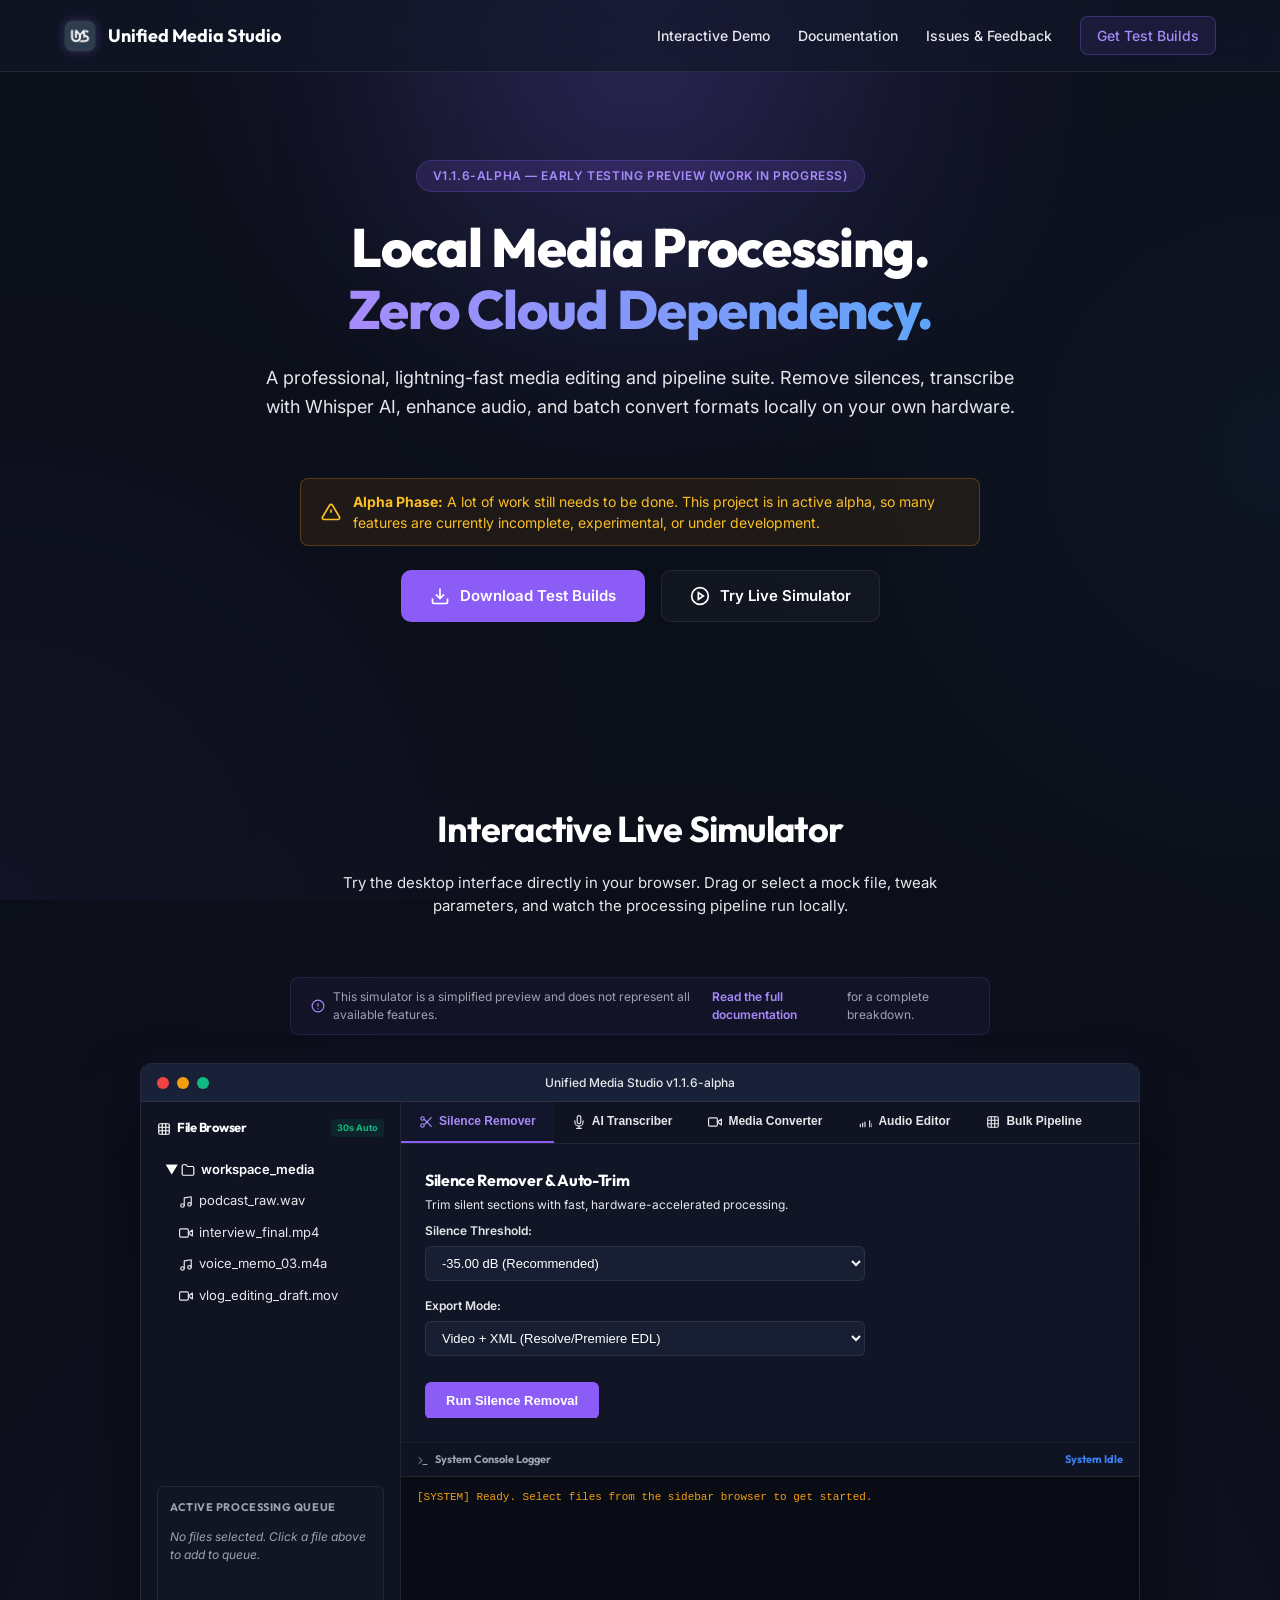
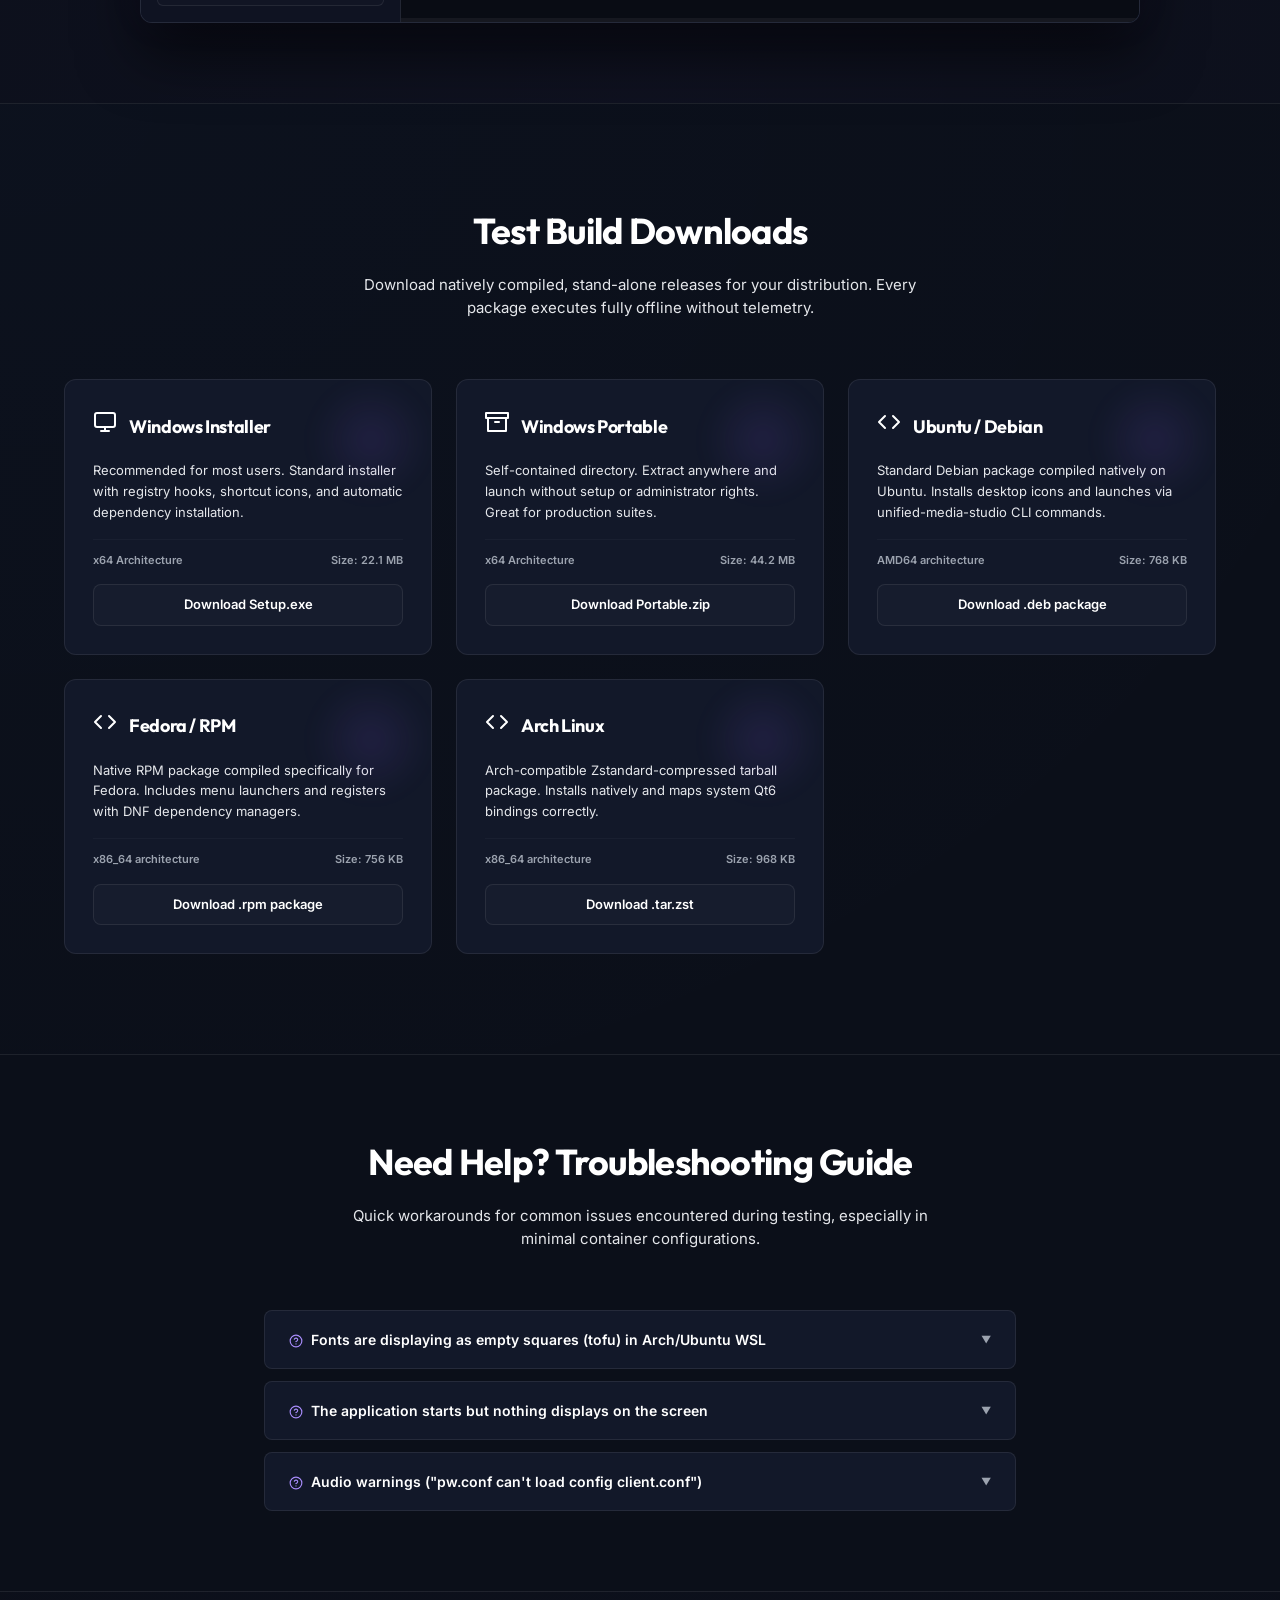
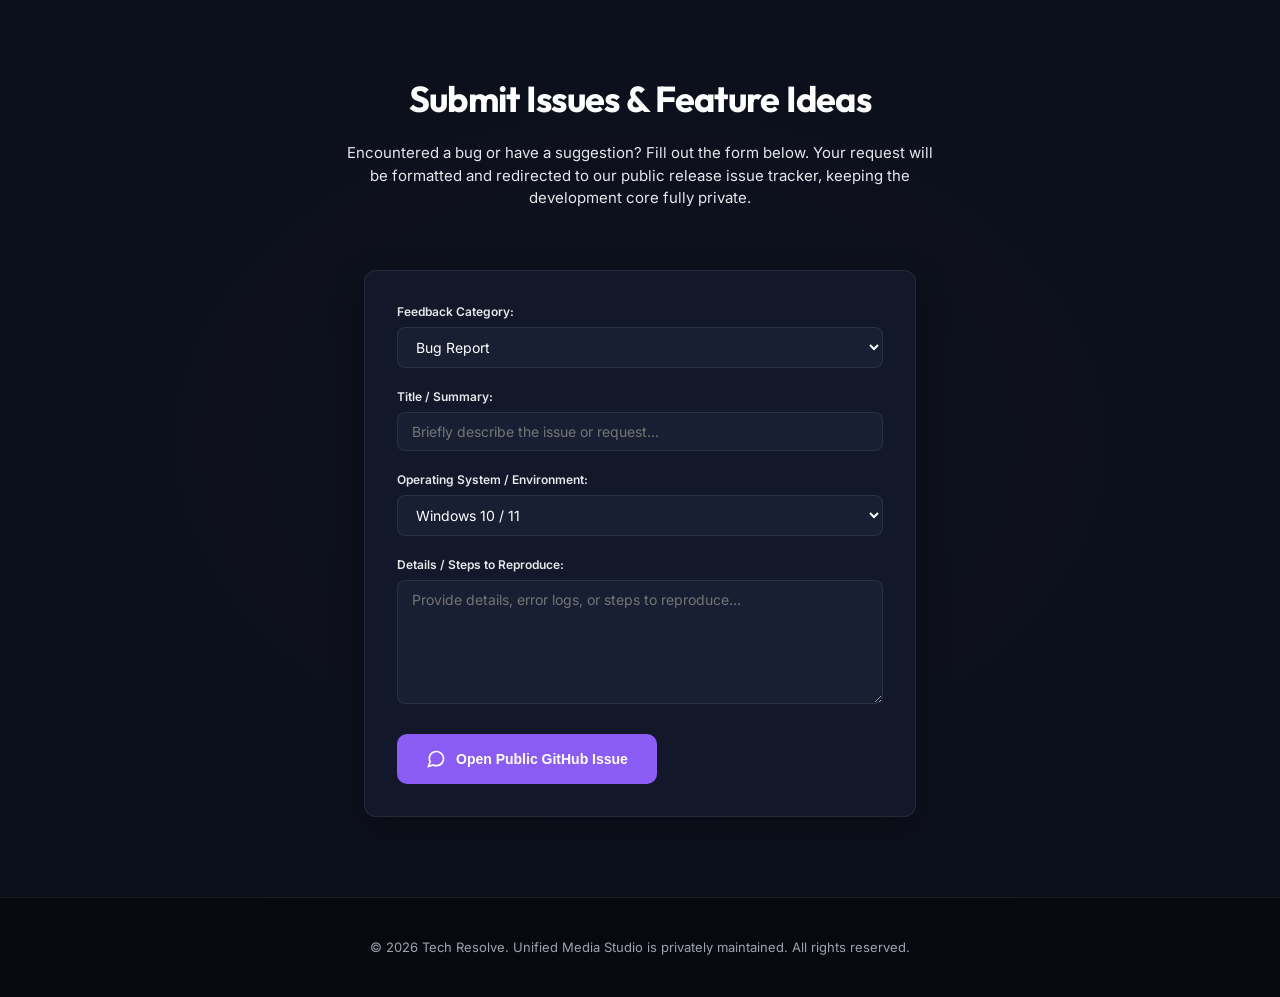
<file: index.html>
<!DOCTYPE html>
<html lang="en">
<head>
  <meta charset="UTF-8">
  <meta name="viewport" content="width=device-width, initial-scale=1.0">
  <title>Unified Media Studio — Professional Offline Media Suite</title>
  <!-- Google Fonts: Outfit & Inter -->
  <link rel="preconnect" href="https://fonts.googleapis.com">
  <link rel="preconnect" href="https://fonts.gstatic.com" crossorigin>
  <link href="https://fonts.googleapis.com/css2?family=Inter:wght@300;400;500;600&family=Outfit:wght@400;500;600;700;800&display=swap" rel="stylesheet">
  <!-- Stylesheets -->
  <link rel="stylesheet" href="index.css">
</head>
<body>

  <!-- Top Glass Navigation -->
  <nav class="navbar">
    <div class="nav-container">
      <div class="logo-area">
        <img src="logo.jpg" alt="UMS Logo" class="nav-logo-img">
        <span class="logo-text">Unified Media Studio</span>
      </div>
      <button class="nav-toggle-btn" aria-label="Toggle Menu" onclick="toggleMobileMenu(event)" ontouchstart="toggleMobileMenu(event)">
        <svg width="24" height="24" viewBox="0 0 24 24" fill="none" stroke="currentColor" stroke-width="2" stroke-linecap="round" stroke-linejoin="round" style="pointer-events: none;">
          <line x1="3" y1="12" x2="21" y2="12"></line>
          <line x1="3" y1="6" x2="21" y2="6"></line>
          <line x1="3" y1="18" x2="21" y2="18"></line>
        </svg>
      </button>
      <div class="nav-links" id="nav-links-menu">
        <a href="#simulator" onclick="closeMobileMenu()">Interactive Demo</a>
        <a href="docs.html">Documentation</a>
        <a href="#feedback" onclick="closeMobileMenu()">Issues & Feedback</a>
        <a href="#downloads" class="btn-nav-download" onclick="closeMobileMenu()">Get Test Builds</a>
      </div>
    </div>
  </nav>

  <!-- Hero Section -->
  <header class="hero-section">
    <div class="hero-glow"></div>
    <div class="hero-container">
      <div class="badge">v1.1.6-alpha — Early Testing Preview (Work in Progress)</div>
      <h1>Local Media Processing.<br><span class="gradient-text">Zero Cloud Dependency.</span></h1>
      <p class="hero-subtitle">
        A professional, lightning-fast media editing and pipeline suite. Remove silences, transcribe with Whisper AI, enhance audio, and batch convert formats locally on your own hardware.
      </p>
      <div class="alpha-warning-card">
        <svg class="warning-icon" width="20" height="20" viewBox="0 0 24 24" fill="none" stroke="currentColor" stroke-width="2">
          <path d="M10.29 3.86L1.82 18a2 2 0 0 0 1.71 3h16.94a2 2 0 0 0 1.71-3L13.71 3.86a2 2 0 0 0-3.42 0z"/>
          <line x1="12" y1="9" x2="12" y2="13"/>
          <line x1="12" y1="17" x2="12.01" y2="17"/>
        </svg>
        <span><strong>Alpha Phase:</strong> A lot of work still needs to be done. This project is in active alpha, so many features are currently incomplete, experimental, or under development.</span>
      </div>
      <div class="hero-actions">
        <a href="#downloads" class="btn btn-primary">
          <svg width="20" height="20" viewBox="0 0 24 24" fill="none" stroke="currentColor" stroke-width="2"><path d="M21 15v4a2 2 0 0 1-2 2H5a2 2 0 0 1-2-2v-4M7 10l5 5 5-5M12 15V3"/></svg>
          Download Test Builds
        </a>
        <a href="#simulator" class="btn btn-secondary">
          <svg width="20" height="20" viewBox="0 0 24 24" fill="none" stroke="currentColor" stroke-width="2"><circle cx="12" cy="12" r="10"/><polygon points="10 8 16 12 10 16 10 8"/></svg>
          Try Live Simulator
        </a>
      </div>
    </div>
  </header>

  <!-- Live Simulator Section -->
  <section id="simulator" class="section-simulator">
    <div class="section-header">
      <h2>Interactive Live Simulator</h2>
      <p>Try the desktop interface directly in your browser. Drag or select a mock file, tweak parameters, and watch the processing pipeline run locally.</p>
    </div>
    <div class="simulator-notice">
      <svg width="14" height="14" viewBox="0 0 24 24" fill="none" stroke="currentColor" stroke-width="2" stroke-linecap="round" stroke-linejoin="round"><circle cx="12" cy="12" r="10"/><line x1="12" y1="8" x2="12" y2="12"/><line x1="12" y1="16" x2="12.01" y2="16"/></svg>
      This simulator is a simplified preview and does not represent all available features. <a href="docs.html">Read the full documentation</a> for a complete breakdown.
    </div>

    <!-- Simulator Mockup Container -->
    <div class="desktop-mockup">
      <!-- Title Bar -->
      <div class="title-bar">
        <div class="window-controls">
          <span class="control-dot close"></span>
          <span class="control-dot minimize"></span>
          <span class="control-dot maximize"></span>
        </div>
        <div class="window-title">Unified Media Studio v1.1.6-alpha</div>
        <div class="window-spacer"></div>
      </div>

      <!-- Main Application Layout -->
      <div class="app-layout">
        <!-- Sidebar File Browser -->
        <aside class="app-sidebar">
          <div class="sidebar-header">
            <h3><svg width="14" height="14" viewBox="0 0 24 24" fill="none" stroke="currentColor" stroke-width="2" stroke-linecap="round" stroke-linejoin="round" style="vertical-align: middle; margin-right: 6px;"><rect x="3" y="3" width="18" height="18" rx="2" ry="2"/><line x1="9" y1="3" x2="9" y2="21"/><line x1="15" y1="3" x2="15" y2="21"/><line x1="3" y1="9" x2="21" y2="9"/><line x1="3" y1="15" x2="21" y2="15"/></svg>File Browser</h3>
            <span class="auto-refresh-badge">30s Auto</span>
          </div>
          <div class="file-tree">
            <div class="tree-item folder" onclick="toggleFolder(this)">
              <span class="arrow">▼</span> <svg width="14" height="14" viewBox="0 0 24 24" fill="none" stroke="currentColor" stroke-width="2" stroke-linecap="round" stroke-linejoin="round" style="vertical-align: middle; margin-right: 6px;"><path d="M22 19a2 2 0 0 1-2 2H4a2 2 0 0 1-2-2V5a2 2 0 0 1 2-2h5l2 3h9a2 2 0 0 1 2 2z"/></svg>workspace_media
            </div>
            <div class="tree-children show">
              <div class="tree-item file" onclick="selectFile(this, 'podcast_raw.wav')"><svg width="14" height="14" viewBox="0 0 24 24" fill="none" stroke="currentColor" stroke-width="2" stroke-linecap="round" stroke-linejoin="round" style="vertical-align: middle; margin-right: 6px;"><path d="M9 18V5l12-2v13"/><circle cx="6" cy="18" r="3"/><circle cx="18" cy="16" r="3"/></svg>podcast_raw.wav</div>
              <div class="tree-item file" onclick="selectFile(this, 'interview_final.mp4')"><svg width="14" height="14" viewBox="0 0 24 24" fill="none" stroke="currentColor" stroke-width="2" stroke-linecap="round" stroke-linejoin="round" style="vertical-align: middle; margin-right: 6px;"><polygon points="23 7 16 12 23 17 23 7"/><rect x="1" y="5" width="15" height="14" rx="2" ry="2"/></svg>interview_final.mp4</div>
              <div class="tree-item file" onclick="selectFile(this, 'voice_memo_03.m4a')"><svg width="14" height="14" viewBox="0 0 24 24" fill="none" stroke="currentColor" stroke-width="2" stroke-linecap="round" stroke-linejoin="round" style="vertical-align: middle; margin-right: 6px;"><path d="M9 18V5l12-2v13"/><circle cx="6" cy="18" r="3"/><circle cx="18" cy="16" r="3"/></svg>voice_memo_03.m4a</div>
              <div class="tree-item file" onclick="selectFile(this, 'vlog_editing_draft.mov')"><svg width="14" height="14" viewBox="0 0 24 24" fill="none" stroke="currentColor" stroke-width="2" stroke-linecap="round" stroke-linejoin="round" style="vertical-align: middle; margin-right: 6px;"><polygon points="23 7 16 12 23 17 23 7"/><rect x="1" y="5" width="15" height="14" rx="2" ry="2"/></svg>vlog_editing_draft.mov</div>
            </div>
          </div>
          <div class="active-files-box">
            <h4>Active Processing Queue</h4>
            <ul id="active-queue-list">
              <li class="empty-state-text">No files selected. Click a file above to add to queue.</li>
            </ul>
          </div>
        </aside>

        <!-- Main Workspace Area -->
        <main class="app-main">
          <!-- Tab Headers -->
          <div class="tab-headers">
            <button class="tab-btn active" onclick="switchTab(this, 'tab-silence')"><svg width="14" height="14" viewBox="0 0 24 24" fill="none" stroke="currentColor" stroke-width="2" stroke-linecap="round" stroke-linejoin="round" style="vertical-align: middle; margin-right: 6px;"><circle cx="6" cy="6" r="3"/><circle cx="6" cy="18" r="3"/><line x1="9.8" y1="8.2" x2="21" y2="19.4"/><line x1="21" y1="4.6" x2="9.8" y2="15.8"/></svg>Silence Remover</button>
            <button class="tab-btn" onclick="switchTab(this, 'tab-transcribe')"><svg width="14" height="14" viewBox="0 0 24 24" fill="none" stroke="currentColor" stroke-width="2" stroke-linecap="round" stroke-linejoin="round" style="vertical-align: middle; margin-right: 6px;"><path d="M12 1a3 3 0 0 0-3 3v8a3 3 0 0 0 6 0V4a3 3 0 0 0-3-3z"/><path d="M19 10v2a7 7 0 0 1-14 0v-2"/><line x1="12" y1="19" x2="12" y2="23"/><line x1="8" y1="23" x2="16" y2="23"/></svg>AI Transcriber</button>
            <button class="tab-btn" onclick="switchTab(this, 'tab-convert')"><svg width="14" height="14" viewBox="0 0 24 24" fill="none" stroke="currentColor" stroke-width="2" stroke-linecap="round" stroke-linejoin="round" style="vertical-align: middle; margin-right: 6px;"><polygon points="23 7 16 12 23 17 23 7"/><rect x="1" y="5" width="15" height="14" rx="2" ry="2"/></svg>Media Converter</button>
            <button class="tab-btn" onclick="switchTab(this, 'tab-enhance')"><svg width="14" height="14" viewBox="0 0 24 24" fill="none" stroke="currentColor" stroke-width="2" stroke-linecap="round" stroke-linejoin="round" style="vertical-align: middle; margin-right: 6px;"><path d="M12 20v-8m-4 8v-6m-4 6v-4m16 4v-10m4 10v-5"/></svg>Audio Editor</button>
            <button class="tab-btn" onclick="switchTab(this, 'tab-pipeline')"><svg width="14" height="14" viewBox="0 0 24 24" fill="none" stroke="currentColor" stroke-width="2" stroke-linecap="round" stroke-linejoin="round" style="vertical-align: middle; margin-right: 6px;"><rect x="3" y="3" width="18" height="18" rx="2" ry="2"/><line x1="9" y1="3" x2="9" y2="21"/><line x1="15" y1="3" x2="15" y2="21"/><line x1="3" y1="9" x2="21" y2="9"/><line x1="3" y1="15" x2="21" y2="15"/></svg>Bulk Pipeline</button>
          </div>

          <!-- Tab Content Cards -->
          <div class="tab-content-container">
            
            <!-- 1. Silence Remover Tab -->
            <div id="tab-silence" class="tab-content active">
              <div class="tab-content-header">
                <h4>Silence Remover & Auto-Trim</h4>
                <p>Trim silent sections with fast, hardware-accelerated processing.</p>
              </div>
              <div class="settings-form">
                <div class="form-row">
                  <label for="silence-thresh">Silence Threshold:</label>
                  <select id="silence-thresh">
                    <option value="-35">-35.00 dB (Recommended)</option>
                    <option value="-40">-40.00 dB (Aggressive)</option>
                    <option value="-30">-30.00 dB (Light)</option>
                  </select>
                </div>
                <div class="form-row">
                  <label for="silence-mode">Export Mode:</label>
                  <select id="silence-mode">
                    <option value="both">Video + XML (Resolve/Premiere EDL)</option>
                    <option value="video">Video Only (Fully rendered clip)</option>
                    <option value="xml">XML Only (Cut points list)</option>
                  </select>
                </div>
                <button class="btn btn-tab-run" onclick="runSimulatedTask('silence')">Run Silence Removal</button>
              </div>
            </div>

            <!-- 2. AI Transcriber Tab -->
            <div id="tab-transcribe" class="tab-content">
              <div class="tab-content-header">
                <h4>Offline AI Transcription</h4>
                <p>Transcribe vocal tracks locally using OpenAI Whisper models.</p>
              </div>
              <div class="settings-form">
                <div class="form-row">
                  <label for="whisper-model">Whisper Model:</label>
                  <select id="whisper-model">
                    <option value="base">Base Model (Fast & Accurate)</option>
                    <option value="tiny">Tiny Model (Ultra Fast)</option>
                    <option value="small">Small Model (Better for accents)</option>
                    <option value="large">Large-V3 Model (Premium accuracy)</option>
                  </select>
                </div>
                <div class="form-row">
                  <label for="transcribe-chapters">Summarize Chapters:</label>
                  <div class="checkbox-wrapper">
                    <input type="checkbox" id="transcribe-chapters" checked>
                    <span>Use Ollama local LLM for summaries</span>
                  </div>
                </div>
                <button class="btn btn-tab-run" onclick="runSimulatedTask('transcribe')">Start Local Transcription</button>
              </div>
            </div>

            <!-- 3. Media Converter Tab -->
            <div id="tab-convert" class="tab-content">
              <div class="tab-content-header">
                <h4>Format Preset Converter</h4>
                <p>Convert video/audio into professional editing masters or compressed web links.</p>
              </div>
              <div class="settings-form">
                <div class="form-row">
                  <label for="convert-preset">Output Format Preset:</label>
                  <select id="convert-preset">
                    <option value="dnxhd">DNxHD — Editing Master (.mov)</option>
                    <option value="mp4_hq">MP4 H.264 — High Quality (.mp4)</option>
                    <option value="mp4_compact">MP4 H.265 — Compact (.mp4)</option>
                    <option value="wav_pcm">WAV — Lossless PCM stereo (.wav)</option>
                    <option value="mp3_320">MP3 320 kbps — Studio Stereo (.mp3)</option>
                  </select>
                </div>
                <button class="btn btn-tab-run" onclick="runSimulatedTask('convert')">Convert Media Format</button>
              </div>
            </div>

            <!-- 4. Audio Editor Tab -->
            <div id="tab-enhance" class="tab-content">
              <div class="tab-content-header">
                <h4>Mastering & Noise Reduction</h4>
                <p>Denoise vocals, adjust equalizer gain, and master tracks.</p>
              </div>
              <div class="settings-form">
                <div class="form-row">
                  <label for="enhance-preset">Mastering Preset:</label>
                  <select id="enhance-preset">
                    <option value="clarity">Voice Clarity (Denoise + EQ Boost)</option>
                    <option value="heavy_nr">Podcast Voice (Heavy Denoise)</option>
                    <option value="music">Music Master (Limiter + Reverb)</option>
                  </select>
                </div>
                <button class="btn btn-tab-run" onclick="runSimulatedTask('enhance')">Apply Audio enhancement</button>
              </div>
            </div>

            <!-- 5. Bulk Pipeline -->
            <div id="tab-pipeline" class="tab-content">
              <div class="tab-content-header">
                <h4>Bulk Processing Pipeline</h4>
                <p>Compose sequential processing steps. Each enabled block runs in order on your selected file.</p>
              </div>
              <div class="pipeline-builder">

                <!-- Step 1 -->
                <div class="pipeline-step" id="pstep-silence">
                  <div class="pipeline-step-header">
                    <div class="pipeline-step-left">
                      <span class="pipeline-step-num">01</span>
                      <div class="pipeline-step-icon">
                        <svg width="14" height="14" viewBox="0 0 24 24" fill="none" stroke="currentColor" stroke-width="2" stroke-linecap="round" stroke-linejoin="round"><circle cx="6" cy="6" r="3"/><circle cx="6" cy="18" r="3"/><line x1="9.8" y1="8.2" x2="21" y2="19.4"/><line x1="21" y1="4.6" x2="9.8" y2="15.8"/></svg>
                      </div>
                      <div>
                        <div class="pipeline-step-name">Silence Trimmer</div>
                        <div class="pipeline-step-desc">Remove dead air using dB threshold detection</div>
                      </div>
                    </div>
                    <label class="pipe-toggle">
                      <input type="checkbox" id="pipe-silence" checked onchange="updatePipelineStepState('pstep-silence', this.checked)">
                      <span class="pipe-toggle-track"></span>
                    </label>
                  </div>
                  <div class="pipeline-step-config">
                    <div class="pipe-config-row">
                      <span>Threshold</span>
                      <select id="pipe-silence-thresh">
                        <option value="-35">-35 dB (Default)</option>
                        <option value="-40">-40 dB (Aggressive)</option>
                        <option value="-25">-25 dB (Conservative)</option>
                      </select>
                    </div>
                    <div class="pipe-config-row">
                      <span>Margin</span>
                      <select id="pipe-silence-margin">
                        <option value="0.2">0.2s padding</option>
                        <option value="0.05">0.05s tight</option>
                        <option value="0.5">0.5s relaxed</option>
                      </select>
                    </div>
                  </div>
                </div>

                <div class="pipeline-connector"></div>

                <!-- Step 2 -->
                <div class="pipeline-step" id="pstep-transcribe">
                  <div class="pipeline-step-header">
                    <div class="pipeline-step-left">
                      <span class="pipeline-step-num">02</span>
                      <div class="pipeline-step-icon">
                        <svg width="14" height="14" viewBox="0 0 24 24" fill="none" stroke="currentColor" stroke-width="2" stroke-linecap="round" stroke-linejoin="round"><path d="M12 1a3 3 0 0 0-3 3v8a3 3 0 0 0 6 0V4a3 3 0 0 0-3-3z"/><path d="M19 10v2a7 7 0 0 1-14 0v-2"/><line x1="12" y1="19" x2="12" y2="23"/><line x1="8" y1="23" x2="16" y2="23"/></svg>
                      </div>
                      <div>
                        <div class="pipeline-step-name">AI Transcription</div>
                        <div class="pipeline-step-desc">Generate subtitles via OpenAI Whisper</div>
                      </div>
                    </div>
                    <label class="pipe-toggle">
                      <input type="checkbox" id="pipe-transcribe" checked onchange="updatePipelineStepState('pstep-transcribe', this.checked)">
                      <span class="pipe-toggle-track"></span>
                    </label>
                  </div>
                  <div class="pipeline-step-config">
                    <div class="pipe-config-row">
                      <span>Model</span>
                      <select id="pipe-transcribe-model">
                        <option value="base">Whisper Base (Fast)</option>
                        <option value="small">Whisper Small (Balanced)</option>
                        <option value="medium">Whisper Medium (Accurate)</option>
                      </select>
                    </div>
                    <div class="pipe-config-row">
                      <span>Output</span>
                      <select id="pipe-transcribe-fmt">
                        <option value="srt">.srt subtitles</option>
                        <option value="txt">Plain .txt transcript</option>
                        <option value="vtt">WebVTT .vtt</option>
                      </select>
                    </div>
                  </div>
                </div>

                <div class="pipeline-connector"></div>

                <!-- Step 3 -->
                <div class="pipeline-step pipeline-step-disabled" id="pstep-enhance">
                  <div class="pipeline-step-header">
                    <div class="pipeline-step-left">
                      <span class="pipeline-step-num">03</span>
                      <div class="pipeline-step-icon">
                        <svg width="14" height="14" viewBox="0 0 24 24" fill="none" stroke="currentColor" stroke-width="2" stroke-linecap="round" stroke-linejoin="round"><path d="M12 20v-8m-4 8v-6m-4 6v-4m16 4v-10m4 10v-5"/></svg>
                      </div>
                      <div>
                        <div class="pipeline-step-name">Audio Mastering</div>
                        <div class="pipeline-step-desc">Denoise vocals, apply EQ and loudness normalization</div>
                      </div>
                    </div>
                    <label class="pipe-toggle">
                      <input type="checkbox" id="pipe-enhance" onchange="updatePipelineStepState('pstep-enhance', this.checked)">
                      <span class="pipe-toggle-track"></span>
                    </label>
                  </div>
                  <div class="pipeline-step-config">
                    <div class="pipe-config-row">
                      <span>Profile</span>
                      <select id="pipe-enhance-profile">
                        <option value="voice">Voice Clarity</option>
                        <option value="podcast">Podcast (Heavy NR)</option>
                        <option value="music">Music Master</option>
                      </select>
                    </div>
                    <div class="pipe-config-row">
                      <span>Loudness</span>
                      <select id="pipe-enhance-lufs">
                        <option value="-16">-16 LUFS (Podcast)</option>
                        <option value="-14">-14 LUFS (YouTube)</option>
                        <option value="-23">-23 LUFS (Broadcast)</option>
                      </select>
                    </div>
                  </div>
                </div>

                <div class="pipeline-connector"></div>

                <!-- Step 4 -->
                <div class="pipeline-step" id="pstep-convert">
                  <div class="pipeline-step-header">
                    <div class="pipeline-step-left">
                      <span class="pipeline-step-num">04</span>
                      <div class="pipeline-step-icon">
                        <svg width="14" height="14" viewBox="0 0 24 24" fill="none" stroke="currentColor" stroke-width="2" stroke-linecap="round" stroke-linejoin="round"><polygon points="23 7 16 12 23 17 23 7"/><rect x="1" y="5" width="15" height="14" rx="2" ry="2"/></svg>
                      </div>
                      <div>
                        <div class="pipeline-step-name">Container Transcode</div>
                        <div class="pipeline-step-desc">Re-encode and mux into final output format</div>
                      </div>
                    </div>
                    <label class="pipe-toggle">
                      <input type="checkbox" id="pipe-convert" checked onchange="updatePipelineStepState('pstep-convert', this.checked)">
                      <span class="pipe-toggle-track"></span>
                    </label>
                  </div>
                  <div class="pipeline-step-config">
                    <div class="pipe-config-row">
                      <span>Codec</span>
                      <select id="pipe-convert-codec">
                        <option value="h264">H.264 / MP4 (Universal)</option>
                        <option value="h265">H.265 / MP4 (Efficient)</option>
                        <option value="prores">ProRes / MOV (Editing)</option>
                        <option value="dnxhd">DNxHD / MOV (Avid)</option>
                      </select>
                    </div>
                    <div class="pipe-config-row">
                      <span>Resolution</span>
                      <select id="pipe-convert-res">
                        <option value="source">Keep Source</option>
                        <option value="1080p">1080p</option>
                        <option value="720p">720p</option>
                        <option value="4k">4K UHD</option>
                      </select>
                    </div>
                  </div>
                </div>

              </div>
              <div class="pipeline-run-row">
                <span class="pipeline-step-count" id="pipeline-active-count">3 of 4 steps active</span>
                <button class="btn btn-tab-run" onclick="runSimulatedTask('pipeline')">
                  <svg width="13" height="13" viewBox="0 0 24 24" fill="none" stroke="currentColor" stroke-width="2" stroke-linecap="round" stroke-linejoin="round" style="vertical-align: middle; margin-right: 6px;"><polygon points="5 3 19 12 5 21 5 3"/></svg>
                  Execute Pipeline
                </button>
              </div>
            </div>
          </div>

          <!-- Bottom Console/Log Area -->
          <div class="app-console">
            <div class="console-header">
              <span><svg width="12" height="12" viewBox="0 0 24 24" fill="none" stroke="currentColor" stroke-width="2" stroke-linecap="round" stroke-linejoin="round" style="vertical-align: middle; margin-right: 6px;"><polyline points="4 17 10 11 4 5"/><line x1="12" y1="19" x2="20" y2="19"/></svg>System Console Logger</span>
              <span class="console-status" id="task-status">System Idle</span>
            </div>
            <div class="console-output" id="console-log-lines">
              <div class="log-line system">[SYSTEM] Ready. Select files from the sidebar browser to get started.</div>
            </div>
            <!-- Progress Bar -->
            <div class="progress-bar-container">
              <div class="progress-bar" id="sim-progress-bar"></div>
            </div>
          </div>
        </main>
      </div>
    </div>
  </section>

  <!-- Stable Builds Section -->
  <section id="downloads" class="section-downloads">
    <div class="section-header">
      <h2>Test Build Downloads</h2>
      <p>Download natively compiled, stand-alone releases for your distribution. Every package executes fully offline without telemetry.</p>
    </div>

    <!-- Download Grid -->
    <div class="download-grid">
      <!-- Windows Setup -->
      <div class="download-card">
        <div class="card-glow"></div>
        <div class="card-header">
          <span class="platform-icon"><svg width="24" height="24" viewBox="0 0 24 24" fill="none" stroke="currentColor" stroke-width="2" stroke-linecap="round" stroke-linejoin="round"><rect x="2" y="3" width="20" height="14" rx="2" ry="2"/><line x1="8" y1="21" x2="16" y2="21"/><line x1="12" y1="17" x2="12" y2="21"/></svg></span>
          <h3>Windows Installer</h3>
        </div>
        <p class="card-desc">Recommended for most users. Standard installer with registry hooks, shortcut icons, and automatic dependency installation.</p>
        <div class="card-meta">
          <span>x64 Architecture</span>
          <span>Size: 22.1 MB</span>
        </div>
        <a href="https://github.com/tarzo-codes/unified-media-studio-releases/releases/download/v1.1.6-alpha/UnifiedMediaStudio_v1.1.6-alpha-Setup-Windows.exe" class="btn btn-download" target="_blank" rel="noopener">
          Download Setup.exe
        </a>
      </div>

      <!-- Windows Portable -->
      <div class="download-card">
        <div class="card-glow"></div>
        <div class="card-header">
          <span class="platform-icon"><svg width="24" height="24" viewBox="0 0 24 24" fill="none" stroke="currentColor" stroke-width="2" stroke-linecap="round" stroke-linejoin="round"><polyline points="21 8 21 21 3 21 3 8"/><rect x="1" y="3" width="22" height="5"/><line x1="10" y1="12" x2="14" y2="12"/></svg></span>
          <h3>Windows Portable</h3>
        </div>
        <p class="card-desc">Self-contained directory. Extract anywhere and launch without setup or administrator rights. Great for production suites.</p>
        <div class="card-meta">
          <span>x64 Architecture</span>
          <span>Size: 44.2 MB</span>
        </div>
        <a href="https://github.com/tarzo-codes/unified-media-studio-releases/releases/download/v1.1.6-alpha/UnifiedMediaStudio_v1.1.6-alpha-Portable.zip" class="btn btn-download" target="_blank" rel="noopener">
          Download Portable.zip
        </a>
      </div>

      <!-- Ubuntu / Debian -->
      <div class="download-card">
        <div class="card-glow"></div>
        <div class="card-header">
          <span class="platform-icon"><svg width="24" height="24" viewBox="0 0 24 24" fill="none" stroke="currentColor" stroke-width="2" stroke-linecap="round" stroke-linejoin="round"><polyline points="16 18 22 12 16 6"/><polyline points="8 6 2 12 8 18"/></svg></span>
          <h3>Ubuntu / Debian</h3>
        </div>
        <p class="card-desc">Standard Debian package compiled natively on Ubuntu. Installs desktop icons and launches via unified-media-studio CLI commands.</p>
        <div class="card-meta">
          <span>AMD64 architecture</span>
          <span>Size: 768 KB</span>
        </div>
        <a href="https://github.com/tarzo-codes/unified-media-studio-releases/releases/download/v1.1.6-alpha/UnifiedMediaStudio_v1.1.6-alpha-Linux-x64.deb" class="btn btn-download" target="_blank" rel="noopener">
          Download .deb package
        </a>
      </div>

      <!-- Fedora / RPM -->
      <div class="download-card">
        <div class="card-glow"></div>
        <div class="card-header">
          <span class="platform-icon"><svg width="24" height="24" viewBox="0 0 24 24" fill="none" stroke="currentColor" stroke-width="2" stroke-linecap="round" stroke-linejoin="round"><polyline points="16 18 22 12 16 6"/><polyline points="8 6 2 12 8 18"/></svg></span>
          <h3>Fedora / RPM</h3>
        </div>
        <p class="card-desc">Native RPM package compiled specifically for Fedora. Includes menu launchers and registers with DNF dependency managers.</p>
        <div class="card-meta">
          <span>x86_64 architecture</span>
          <span>Size: 756 KB</span>
        </div>
        <a href="https://github.com/tarzo-codes/unified-media-studio-releases/releases/download/v1.1.6-alpha/UnifiedMediaStudio_v1.1.6-alpha-Linux-x64.rpm" class="btn btn-download" target="_blank" rel="noopener">
          Download .rpm package
        </a>
      </div>

      <!-- Arch Linux -->
      <div class="download-card">
        <div class="card-glow"></div>
        <div class="card-header">
          <span class="platform-icon"><svg width="24" height="24" viewBox="0 0 24 24" fill="none" stroke="currentColor" stroke-width="2" stroke-linecap="round" stroke-linejoin="round"><polyline points="16 18 22 12 16 6"/><polyline points="8 6 2 12 8 18"/></svg></span>
          <h3>Arch Linux</h3>
        </div>
        <p class="card-desc">Arch-compatible Zstandard-compressed tarball package. Installs natively and maps system Qt6 bindings correctly.</p>
        <div class="card-meta">
          <span>x86_64 architecture</span>
          <span>Size: 968 KB</span>
        </div>
        <a href="https://github.com/tarzo-codes/unified-media-studio-releases/releases/download/v1.1.6-alpha/UnifiedMediaStudio_v1.1.6-alpha-Arch-x64.pkg.tar.zst" class="btn btn-download" target="_blank" rel="noopener">
          Download .tar.zst
        </a>
      </div>

    </div>
  </section>

  <!-- Troubleshooting Section -->
  <section class="section-trouble">
    <div class="section-header">
      <h2>Need Help? Troubleshooting Guide</h2>
      <p>Quick workarounds for common issues encountered during testing, especially in minimal container configurations.</p>
    </div>

    <div class="accordion-container">
      <div class="accordion-item">
        <div class="accordion-title" onclick="toggleAccordion(this)">
          <span><svg width="14" height="14" viewBox="0 0 24 24" fill="none" stroke="currentColor" stroke-width="2" stroke-linecap="round" stroke-linejoin="round" style="vertical-align: middle; margin-right: 8px; color: var(--accent-purple-hover);"><circle cx="12" cy="12" r="10"/><path d="M9.09 9a3 3 0 0 1 5.83 1c0 2-3 3-3 3"/><line x1="12" y1="17" x2="12.01" y2="17"/></svg>Fonts are displaying as empty squares (tofu) in Arch/Ubuntu WSL</span>
          <span class="accordion-arrow">▼</span>
        </div>
        <div class="accordion-content">
          <p>WSL Linux instances are minimal containers and do not bundle fonts by default. Run this inside your distro to install TrueType fonts:</p>
          <pre><code># Arch Linux:
sudo pacman -S --needed --noconfirm ttf-dejavu fontconfig

# Ubuntu/Debian:
sudo apt-get install -y fonts-dejavu fontconfig</code></pre>
        </div>
      </div>

      <div class="accordion-item">
        <div class="accordion-title" onclick="toggleAccordion(this)">
          <span><svg width="14" height="14" viewBox="0 0 24 24" fill="none" stroke="currentColor" stroke-width="2" stroke-linecap="round" stroke-linejoin="round" style="vertical-align: middle; margin-right: 8px; color: var(--accent-purple-hover);"><circle cx="12" cy="12" r="10"/><path d="M9.09 9a3 3 0 0 1 5.83 1c0 2-3 3-3 3"/><line x1="12" y1="17" x2="12.01" y2="17"/></svg>The application starts but nothing displays on the screen</span>
          <span class="accordion-arrow">▼</span>
        </div>
        <div class="accordion-content">
          <p>This is caused by graphics driver/Vulkan translation conflicts in WSLg. You can force software rendering to bypass the GPU interface:</p>
          <pre><code>LIBGL_ALWAYS_SOFTWARE=1 unified-media-studio</code></pre>
        </div>
      </div>

      <div class="accordion-item">
        <div class="accordion-title" onclick="toggleAccordion(this)">
          <span><svg width="14" height="14" viewBox="0 0 24 24" fill="none" stroke="currentColor" stroke-width="2" stroke-linecap="round" stroke-linejoin="round" style="vertical-align: middle; margin-right: 8px; color: var(--accent-purple-hover);"><circle cx="12" cy="12" r="10"/><path d="M9.09 9a3 3 0 0 1 5.83 1c0 2-3 3-3 3"/><line x1="12" y1="17" x2="12.01" y2="17"/></svg>Audio warnings ("pw.conf can't load config client.conf")</span>
          <span class="accordion-arrow">▼</span>
        </div>
        <div class="accordion-content">
          <p>These warnings are standard driver messages from PipeWire inside WSL. They do not affect the processing capabilities and can be safely ignored.</p>
        </div>
      </div>
  </section>
  
  <!-- Feedback & Issues Section -->
  <section id="feedback" class="section-feedback">
    <div class="section-header">
      <h2>Submit Issues & Feature Ideas</h2>
      <p>Encountered a bug or have a suggestion? Fill out the form below. Your request will be formatted and redirected to our public release issue tracker, keeping the development core fully private.</p>
    </div>
    
    <div class="feedback-container">
      <form id="issue-form" class="feedback-form" onsubmit="submitGitHubIssue(event)">
        <div class="form-row">
          <label for="issue-type">Feedback Category:</label>
          <select id="issue-type" required>
            <option value="bug">Bug Report</option>
            <option value="feature">Feature Request</option>
            <option value="enhancement">Improvement / Optimization</option>
          </select>
        </div>
        
        <div class="form-row">
          <label for="issue-title">Title / Summary:</label>
          <input type="text" id="issue-title" placeholder="Briefly describe the issue or request..." required>
        </div>

        <div class="form-row">
          <label for="issue-system">Operating System / Environment:</label>
          <select id="issue-system" required>
            <option value="Windows">Windows 10 / 11</option>
            <option value="Ubuntu WSL">Ubuntu / Debian WSL</option>
            <option value="Fedora WSL">Fedora WSL</option>
            <option value="Arch Linux WSL">Arch Linux WSL</option>
            <option value="Native Linux">Native Desktop Linux</option>
            <option value="Other">Other / Not sure</option>
          </select>
        </div>

        <div class="form-row">
          <label for="issue-body">Details / Steps to Reproduce:</label>
          <textarea id="issue-body" rows="6" placeholder="Provide details, error logs, or steps to reproduce..." required></textarea>
        </div>

        <button type="submit" class="btn btn-primary btn-submit-issue">
          <svg width="20" height="20" viewBox="0 0 24 24" fill="none" stroke="currentColor" stroke-width="2"><path d="M21 11.5a8.38 8.38 0 0 1-.9 3.8 8.5 8.5 0 0 1-7.6 4.7 8.38 8.38 0 0 1-3.8-.9L3 21l1.9-5.7a8.38 8.38 0 0 1-.9-3.8 8.5 8.5 0 0 1 4.7-7.6 8.38 8.38 0 0 1 3.8-.9h.5a8.48 8.48 0 0 1 8 8v.5z"/></svg>
          Open Public GitHub Issue
        </button>
      </form>
    </div>
  </section>

  <footer class="main-footer">
    <div class="footer-container">
      <p>&copy; 2026 Tech Resolve. Unified Media Studio is privately maintained. All rights reserved.</p>
    </div>
  </footer>

  <script src="index.js"></script>
  <script>
    function toggleMobileMenu(event) {
      if (event) {
        event.stopPropagation();
        event.preventDefault();
      }
      const menu = document.getElementById('nav-links-menu');
      menu.classList.toggle('active');
    }

    function closeMobileMenu() {
      const menu = document.getElementById('nav-links-menu');
      menu.classList.remove('active');
    }
  </script>
</body>
</html>
</file>
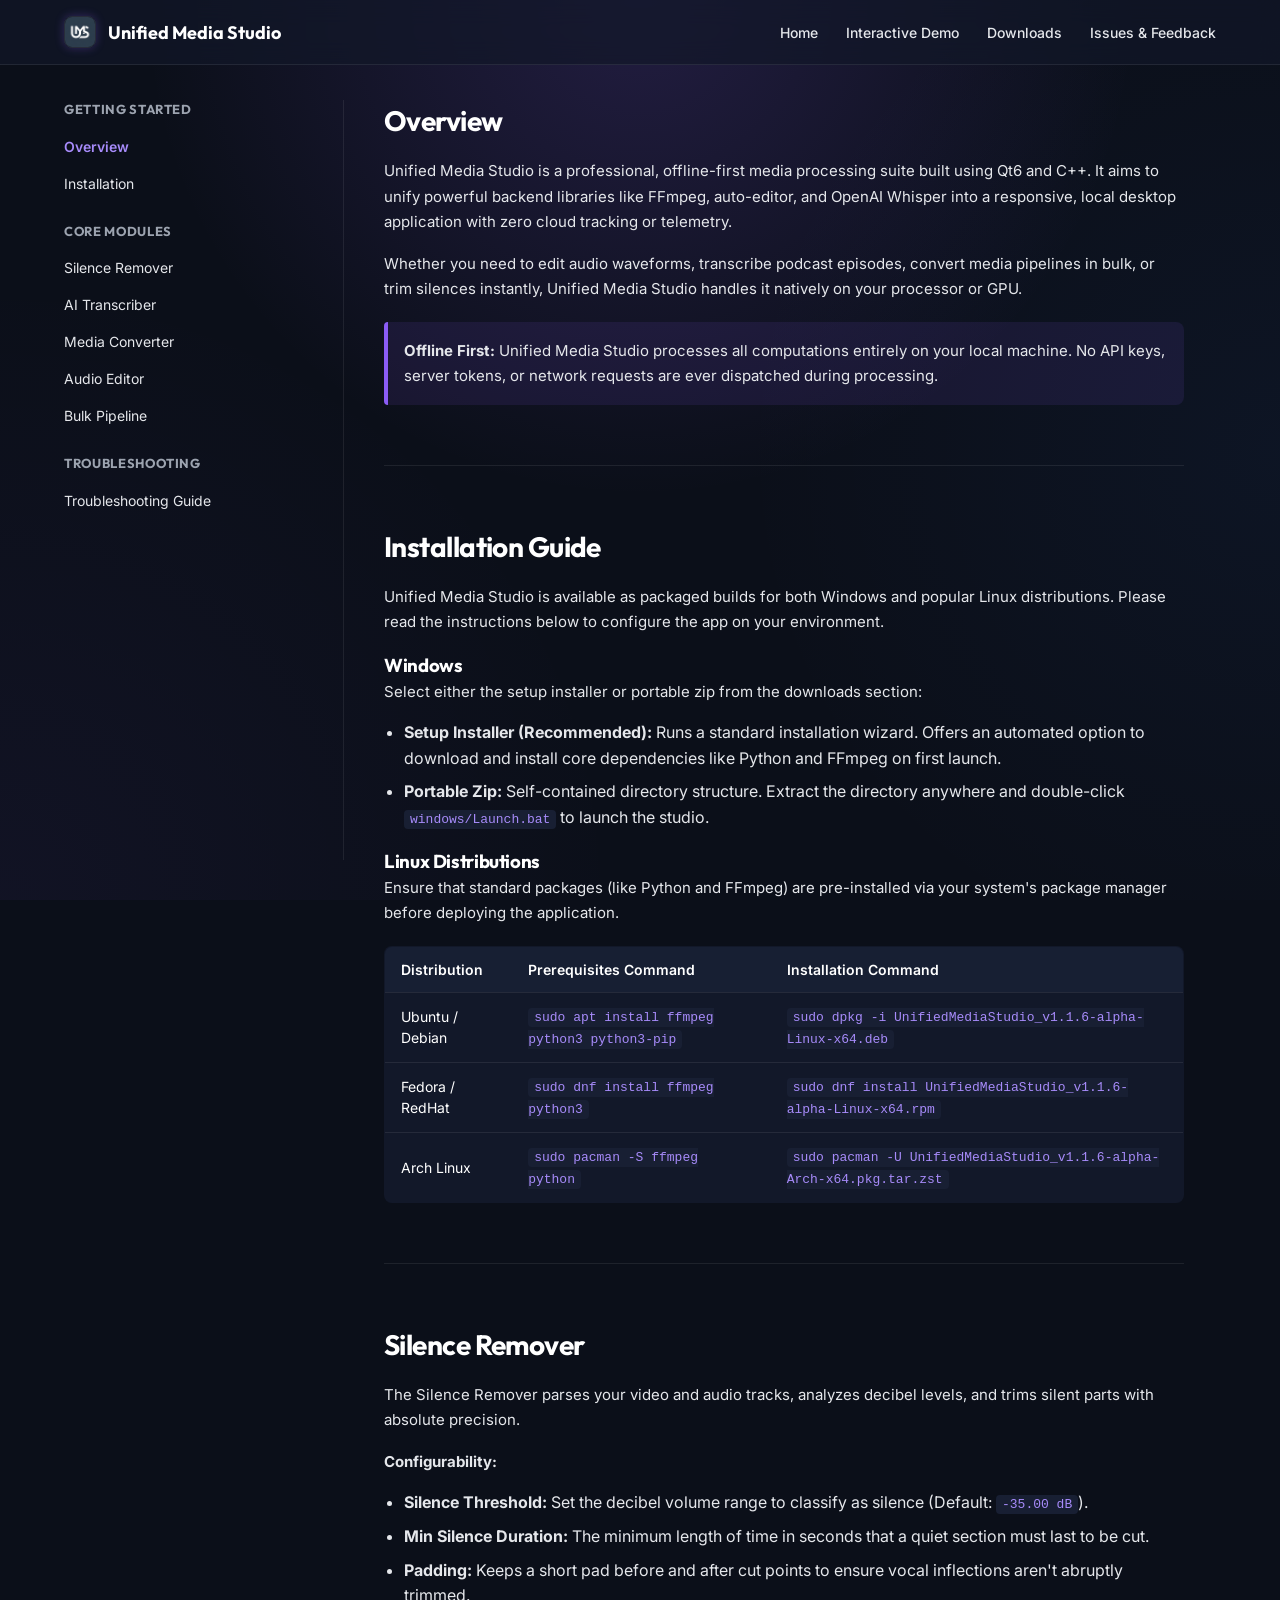
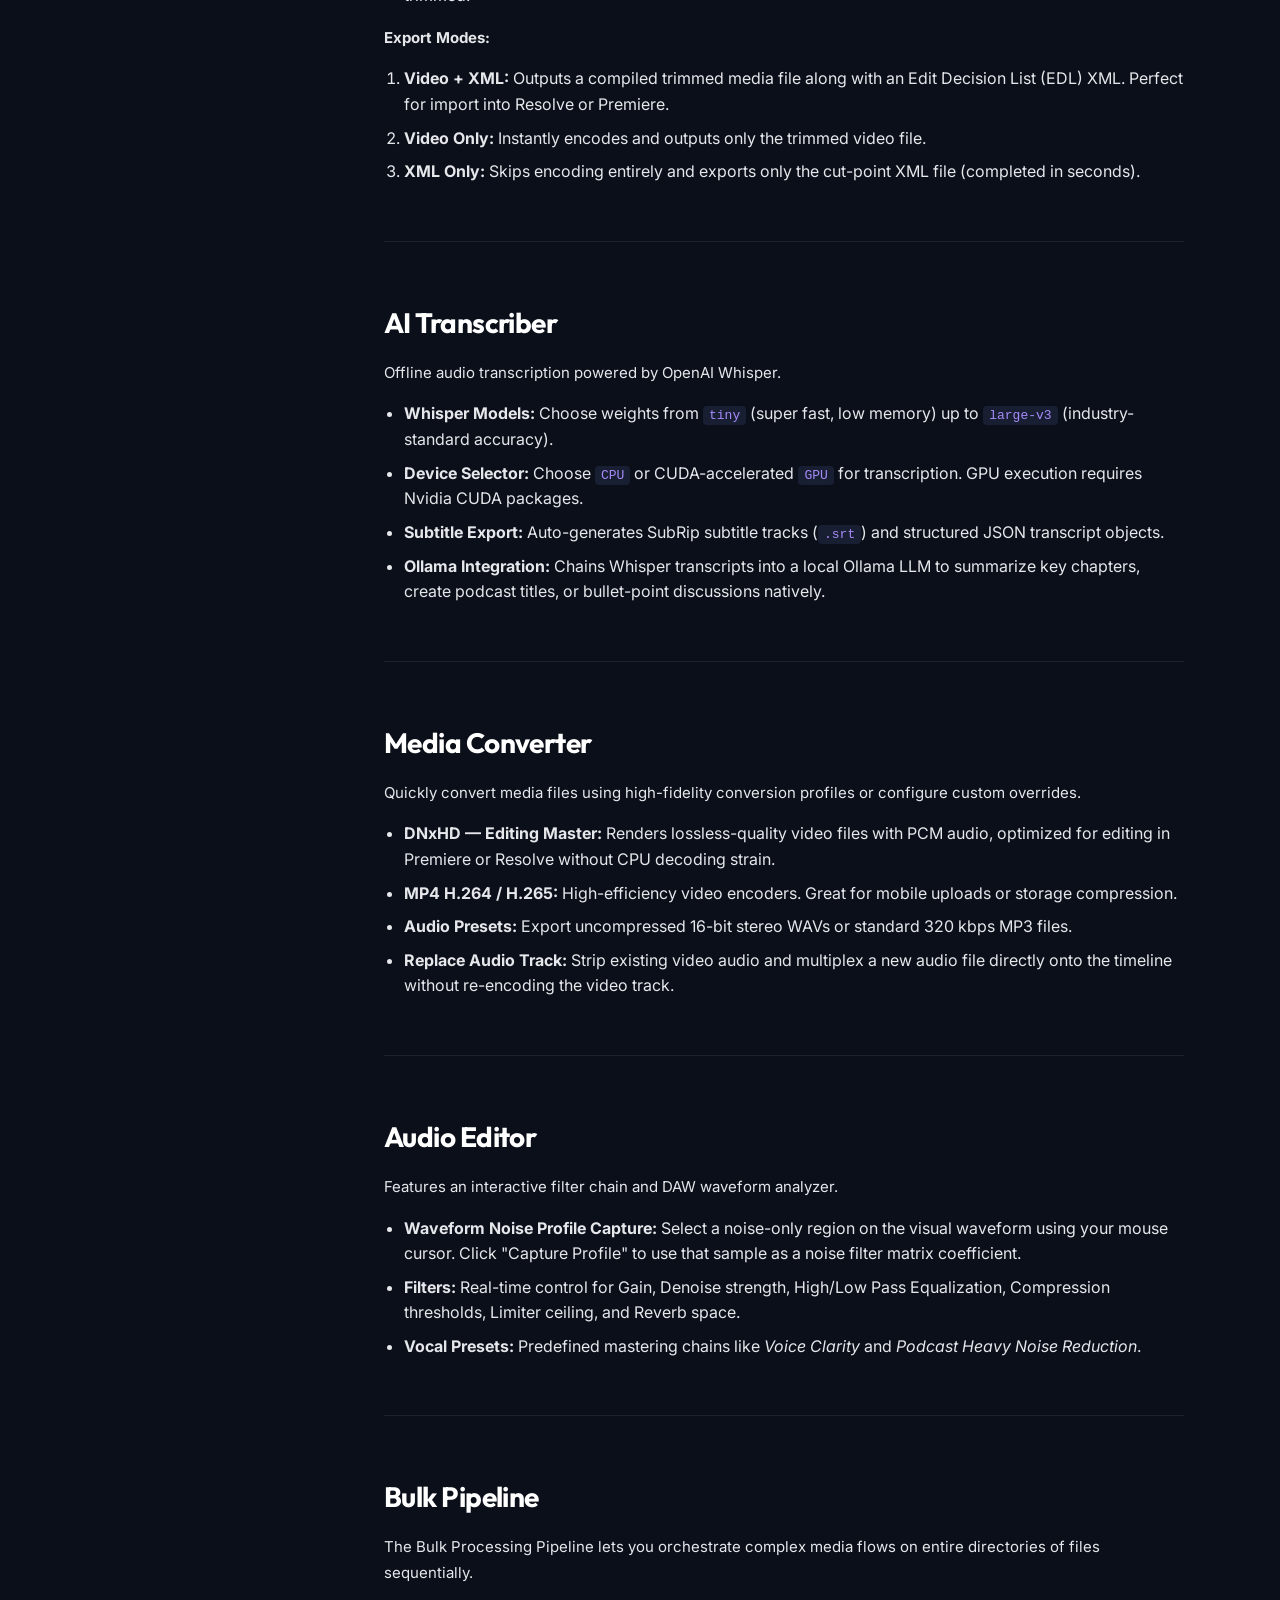
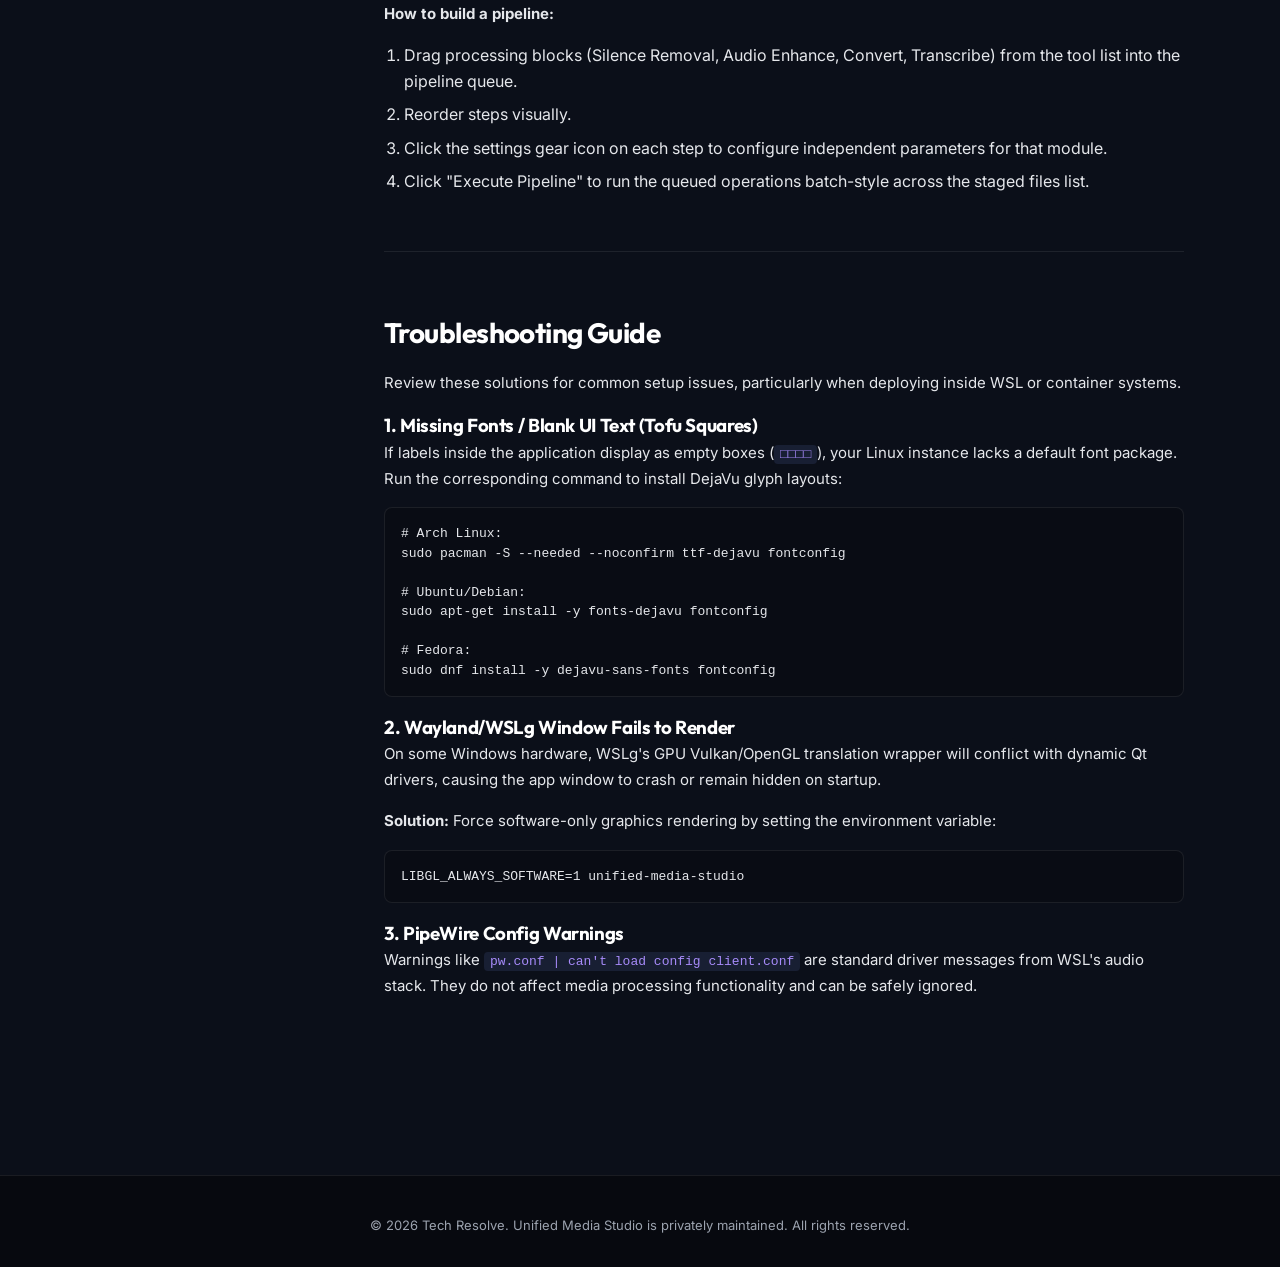
<file: docs.html>
<!DOCTYPE html>
<html lang="en">
<head>
  <meta charset="UTF-8">
  <meta name="viewport" content="width=device-width, initial-scale=1.0">
  <title>Documentation — Unified Media Studio</title>
  <!-- Google Fonts: Outfit & Inter -->
  <link rel="preconnect" href="https://fonts.googleapis.com">
  <link rel="preconnect" href="https://fonts.gstatic.com" crossorigin>
  <link href="https://fonts.googleapis.com/css2?family=Inter:wght@300;400;500;600&family=Outfit:wght@400;500;600;700;800&display=swap" rel="stylesheet">
  <!-- Stylesheets -->
  <link rel="stylesheet" href="index.css">
  <style>
    /* Premium documentation specific styles to override base layout */
    .docs-layout {
      max-width: 1200px;
      margin: 100px auto 60px auto;
      padding: 0 24px;
      display: flex;
      gap: 40px;
    }
    
    .docs-sidebar {
      width: 280px;
      position: sticky;
      top: 100px;
      height: calc(100vh - 140px);
      overflow-y: auto;
      border-right: 1px solid var(--border-color);
      padding-right: 20px;
    }
    
    .docs-sidebar h3 {
      font-size: 13px;
      color: var(--text-muted);
      text-transform: uppercase;
      letter-spacing: 0.05em;
      margin-bottom: 12px;
      margin-top: 24px;
    }
    
    .docs-sidebar h3:first-child {
      margin-top: 0;
    }
    
    .docs-sidebar ul {
      list-style: none;
      display: flex;
      flex-direction: column;
      gap: 8px;
    }
    
    .docs-sidebar a {
      font-size: 14px;
      color: var(--text-secondary);
      transition: color 0.15s ease;
      display: block;
      padding: 4px 0;
    }
    
    .docs-sidebar a:hover {
      color: white;
    }
    
    .docs-sidebar a.active {
      color: var(--accent-purple-hover);
      font-weight: 600;
    }
    
    .docs-content {
      flex: 1;
      max-width: 800px;
    }
    
    .docs-section {
      margin-bottom: 60px;
      border-bottom: 1px solid var(--border-color);
      padding-bottom: 40px;
    }
    
    .docs-section:last-child {
      border-bottom: none;
    }
    
    .docs-section h2 {
      font-size: 28px;
      color: white;
      margin-bottom: 16px;
      display: flex;
      align-items: center;
      gap: 10px;
    }
    
    .docs-section p {
      font-size: 15px;
      color: #e5e7eb; /* Higher visibility white-grey */
      line-height: 1.7;
      margin-bottom: 16px;
    }
    
    .docs-section ul, .docs-section ol {
      padding-left: 20px;
      margin-bottom: 16px;
      color: #e5e7eb;
    }
    
    .docs-section li {
      margin-bottom: 8px;
      line-height: 1.6;
    }
    
    .docs-section table {
      width: 100%;
      border-collapse: collapse;
      margin: 20px 0;
      font-size: 14px;
      background: var(--bg-secondary);
      border: 1px solid var(--border-color);
      border-radius: 8px;
      overflow: hidden;
    }
    
    .docs-section th, .docs-section td {
      padding: 12px 16px;
      text-align: left;
      border-bottom: 1px solid var(--border-color);
    }
    
    .docs-section th {
      background: #171f33;
      color: white;
      font-weight: 600;
    }
    
    .docs-section tr:last-child td {
      border-bottom: none;
    }
    
    .docs-section code {
      font-family: var(--font-mono);
      background: #181f33;
      padding: 2px 6px;
      border-radius: 4px;
      font-size: 13px;
      color: var(--accent-purple-hover);
    }
    
    .docs-section pre {
      background: #090c14;
      border: 1px solid var(--border-color);
      padding: 16px;
      border-radius: 8px;
      overflow-x: auto;
      margin: 16px 0;
    }
    
    .docs-section pre code {
      padding: 0;
      background: none;
      color: #e5e7eb;
    }
    
    .tip-box {
      background: rgba(139, 92, 246, 0.1);
      border-left: 4px solid var(--accent-purple);
      padding: 16px;
      border-radius: 4px 8px 8px 4px;
      margin: 20px 0;
    }
    
    .tip-box p {
      margin: 0;
      color: #e5e7eb;
    }
  </style>
</head>
<body>

  <!-- Top Glass Navigation -->
  <nav class="navbar">
    <div class="nav-container">
      <div class="logo-area">
        <a href="index.html" style="display: flex; align-items: center; gap: 12px;">
          <img src="logo.jpg" alt="UMS Logo" class="nav-logo-img">
          <span class="logo-text">Unified Media Studio</span>
        </a>
      </div>
      <button class="nav-toggle-btn" aria-label="Toggle Menu" onclick="toggleMobileMenu(event)" ontouchstart="toggleMobileMenu(event)">
        <svg width="24" height="24" viewBox="0 0 24 24" fill="none" stroke="currentColor" stroke-width="2" stroke-linecap="round" stroke-linejoin="round" style="pointer-events: none;">
          <line x1="3" y1="12" x2="21" y2="12"></line>
          <line x1="3" y1="6" x2="21" y2="6"></line>
          <line x1="3" y1="18" x2="21" y2="18"></line>
        </svg>
      </button>
      <div class="nav-links" id="nav-links-menu">
        <a href="index.html" onclick="closeMobileMenu()">Home</a>
        <a href="index.html#simulator" onclick="closeMobileMenu()">Interactive Demo</a>
        <a href="index.html#downloads" onclick="closeMobileMenu()">Downloads</a>
        <a href="index.html#feedback" onclick="closeMobileMenu()">Issues & Feedback</a>
      </div>
    </div>
  </nav>

  <!-- Docs Layout -->
  <div class="docs-layout">
    <!-- Sidebar Index -->
    <aside class="docs-sidebar">
      <h3>Getting Started</h3>
      <ul>
        <li><a href="#overview" class="active" onclick="activateLink(this)">Overview</a></li>
        <li><a href="#install" onclick="activateLink(this)">Installation</a></li>
      </ul>
      
      <h3>Core Modules</h3>
      <ul>
        <li><a href="#silence" onclick="activateLink(this)">Silence Remover</a></li>
        <li><a href="#transcriber" onclick="activateLink(this)">AI Transcriber</a></li>
        <li><a href="#converter" onclick="activateLink(this)">Media Converter</a></li>
        <li><a href="#audio" onclick="activateLink(this)">Audio Editor</a></li>
        <li><a href="#pipeline" onclick="activateLink(this)">Bulk Pipeline</a></li>
      </ul>

      <h3>Troubleshooting</h3>
      <ul>
        <li><a href="#trouble" onclick="activateLink(this)">Troubleshooting Guide</a></li>
      </ul>
    </aside>

    <!-- Content Sections -->
    <main class="docs-content">
      
      <!-- Section 1: Overview -->
      <section id="overview" class="docs-section">
        <h2>Overview</h2>
        <p>Unified Media Studio is a professional, offline-first media processing suite built using Qt6 and C++. It aims to unify powerful backend libraries like FFmpeg, auto-editor, and OpenAI Whisper into a responsive, local desktop application with zero cloud tracking or telemetry.</p>
        <p>Whether you need to edit audio waveforms, transcribe podcast episodes, convert media pipelines in bulk, or trim silences instantly, Unified Media Studio handles it natively on your processor or GPU.</p>
        
        <div class="tip-box">
          <p><strong>Offline First:</strong> Unified Media Studio processes all computations entirely on your local machine. No API keys, server tokens, or network requests are ever dispatched during processing.</p>
        </div>
      </section>

      <!-- Section 2: Installation -->
      <section id="install" class="docs-section">
        <h2>Installation Guide</h2>
        <p>Unified Media Studio is available as packaged builds for both Windows and popular Linux distributions. Please read the instructions below to configure the app on your environment.</p>
        
        <h3>Windows</h3>
        <p>Select either the setup installer or portable zip from the downloads section:</p>
        <ul>
          <li><strong>Setup Installer (Recommended):</strong> Runs a standard installation wizard. Offers an automated option to download and install core dependencies like Python and FFmpeg on first launch.</li>
          <li><strong>Portable Zip:</strong> Self-contained directory structure. Extract the directory anywhere and double-click <code>windows/Launch.bat</code> to launch the studio.</li>
        </ul>

        <h3>Linux Distributions</h3>
        <p>Ensure that standard packages (like Python and FFmpeg) are pre-installed via your system's package manager before deploying the application.</p>
        <table>
          <thead>
            <tr>
              <th>Distribution</th>
              <th>Prerequisites Command</th>
              <th>Installation Command</th>
            </tr>
          </thead>
          <tbody>
            <tr>
              <td>Ubuntu / Debian</td>
              <td><code>sudo apt install ffmpeg python3 python3-pip</code></td>
              <td><code>sudo dpkg -i UnifiedMediaStudio_v1.1.6-alpha-Linux-x64.deb</code></td>
            </tr>
            <tr>
              <td>Fedora / RedHat</td>
              <td><code>sudo dnf install ffmpeg python3</code></td>
              <td><code>sudo dnf install UnifiedMediaStudio_v1.1.6-alpha-Linux-x64.rpm</code></td>
            </tr>
            <tr>
              <td>Arch Linux</td>
              <td><code>sudo pacman -S ffmpeg python</code></td>
              <td><code>sudo pacman -U UnifiedMediaStudio_v1.1.6-alpha-Arch-x64.pkg.tar.zst</code></td>
            </tr>
          </tbody>
        </table>
      </section>

      <!-- Section 3: Silence Remover -->
      <section id="silence" class="docs-section">
        <h2>Silence Remover</h2>
        <p>The Silence Remover parses your video and audio tracks, analyzes decibel levels, and trims silent parts with absolute precision.</p>
        <p><strong>Configurability:</strong></p>
        <ul>
          <li><strong>Silence Threshold:</strong> Set the decibel volume range to classify as silence (Default: <code>-35.00 dB</code>).</li>
          <li><strong>Min Silence Duration:</strong> The minimum length of time in seconds that a quiet section must last to be cut.</li>
          <li><strong>Padding:</strong> Keeps a short pad before and after cut points to ensure vocal inflections aren't abruptly trimmed.</li>
        </ul>
        <p><strong>Export Modes:</strong></p>
        <ol>
          <li><strong>Video + XML:</strong> Outputs a compiled trimmed media file along with an Edit Decision List (EDL) XML. Perfect for import into Resolve or Premiere.</li>
          <li><strong>Video Only:</strong> Instantly encodes and outputs only the trimmed video file.</li>
          <li><strong>XML Only:</strong> Skips encoding entirely and exports only the cut-point XML file (completed in seconds).</li>
        </ol>
      </section>

      <!-- Section 4: AI Transcriber -->
      <section id="transcriber" class="docs-section">
        <h2>AI Transcriber</h2>
        <p>Offline audio transcription powered by OpenAI Whisper.</p>
        <ul>
          <li><strong>Whisper Models:</strong> Choose weights from <code>tiny</code> (super fast, low memory) up to <code>large-v3</code> (industry-standard accuracy).</li>
          <li><strong>Device Selector:</strong> Choose <code>CPU</code> or CUDA-accelerated <code>GPU</code> for transcription. GPU execution requires Nvidia CUDA packages.</li>
          <li><strong>Subtitle Export:</strong> Auto-generates SubRip subtitle tracks (<code>.srt</code>) and structured JSON transcript objects.</li>
          <li><strong>Ollama Integration:</strong> Chains Whisper transcripts into a local Ollama LLM to summarize key chapters, create podcast titles, or bullet-point discussions natively.</li>
        </ul>
      </section>

      <!-- Section 5: Media Converter -->
      <section id="converter" class="docs-section">
        <h2>Media Converter</h2>
        <p>Quickly convert media files using high-fidelity conversion profiles or configure custom overrides.</p>
        <ul>
          <li><strong>DNxHD — Editing Master:</strong> Renders lossless-quality video files with PCM audio, optimized for editing in Premiere or Resolve without CPU decoding strain.</li>
          <li><strong>MP4 H.264 / H.265:</strong> High-efficiency video encoders. Great for mobile uploads or storage compression.</li>
          <li><strong>Audio Presets:</strong> Export uncompressed 16-bit stereo WAVs or standard 320 kbps MP3 files.</li>
          <li><strong>Replace Audio Track:</strong> Strip existing video audio and multiplex a new audio file directly onto the timeline without re-encoding the video track.</li>
        </ul>
      </section>

      <!-- Section 6: Audio Editor -->
      <section id="audio" class="docs-section">
        <h2>Audio Editor</h2>
        <p>Features an interactive filter chain and DAW waveform analyzer.</p>
        <ul>
          <li><strong>Waveform Noise Profile Capture:</strong> Select a noise-only region on the visual waveform using your mouse cursor. Click "Capture Profile" to use that sample as a noise filter matrix coefficient.</li>
          <li><strong>Filters:</strong> Real-time control for Gain, Denoise strength, High/Low Pass Equalization, Compression thresholds, Limiter ceiling, and Reverb space.</li>
          <li><strong>Vocal Presets:</strong> Predefined mastering chains like <em>Voice Clarity</em> and <em>Podcast Heavy Noise Reduction</em>.</li>
        </ul>
      </section>

      <!-- Section 7: Bulk Pipeline -->
      <section id="pipeline" class="docs-section">
        <h2>Bulk Pipeline</h2>
        <p>The Bulk Processing Pipeline lets you orchestrate complex media flows on entire directories of files sequentially.</p>
        <p><strong>How to build a pipeline:</strong></p>
        <ol>
          <li>Drag processing blocks (Silence Removal, Audio Enhance, Convert, Transcribe) from the tool list into the pipeline queue.</li>
          <li>Reorder steps visually.</li>
          <li>Click the settings gear icon on each step to configure independent parameters for that module.</li>
          <li>Click "Execute Pipeline" to run the queued operations batch-style across the staged files list.</li>
        </ol>
      </section>

      <!-- Section 8: Troubleshooting Guide -->
      <section id="trouble" class="docs-section">
        <h2>Troubleshooting Guide</h2>
        <p>Review these solutions for common setup issues, particularly when deploying inside WSL or container systems.</p>
        
        <h3>1. Missing Fonts / Blank UI Text (Tofu Squares)</h3>
        <p>If labels inside the application display as empty boxes (<code>□□□□</code>), your Linux instance lacks a default font package. Run the corresponding command to install DejaVu glyph layouts:</p>
        <pre><code># Arch Linux:
sudo pacman -S --needed --noconfirm ttf-dejavu fontconfig

# Ubuntu/Debian:
sudo apt-get install -y fonts-dejavu fontconfig

# Fedora:
sudo dnf install -y dejavu-sans-fonts fontconfig</code></pre>

        <h3>2. Wayland/WSLg Window Fails to Render</h3>
        <p>On some Windows hardware, WSLg's GPU Vulkan/OpenGL translation wrapper will conflict with dynamic Qt drivers, causing the app window to crash or remain hidden on startup.</p>
        <p><strong>Solution:</strong> Force software-only graphics rendering by setting the environment variable:</p>
        <pre><code>LIBGL_ALWAYS_SOFTWARE=1 unified-media-studio</code></pre>

        <h3>3. PipeWire Config Warnings</h3>
        <p>Warnings like <code>pw.conf | can't load config client.conf</code> are standard driver messages from WSL's audio stack. They do not affect media processing functionality and can be safely ignored.</p>
      </section>

    </main>
  </div>

  <!-- Footer -->
  <footer class="main-footer">
    <div class="footer-container">
      <p>&copy; 2026 Tech Resolve. Unified Media Studio is privately maintained. All rights reserved.</p>
    </div>
  </footer>

  <script>
    function activateLink(element) {
      document.querySelectorAll('.docs-sidebar a').forEach(el => {
        el.classList.remove('active');
      });
      element.classList.add('active');
    }

    function toggleMobileMenu(event) {
      if (event) {
        event.stopPropagation();
        event.preventDefault();
      }
      const menu = document.getElementById('nav-links-menu');
      menu.classList.toggle('active');
    }

    function closeMobileMenu() {
      const menu = document.getElementById('nav-links-menu');
      menu.classList.remove('active');
    }
  </script>
</body>
</html>
</file>
<file: index.css>
/* ==========================================================================
   Unified Media Studio — Stable Releases Web Interface Stylesheet
   Design system: Deep dark slate, glowing purples, glassmorphism UI
   ========================================================================== */

/* Variables */
:root {
  --bg-primary: #0b0f19;
  --bg-secondary: #121829;
  --bg-surface: #1e2640;
  --bg-glass: rgba(18, 24, 41, 0.7);
  --border-color: rgba(255, 255, 255, 0.08);
  --border-glow: rgba(139, 92, 246, 0.2);
  --text-primary: #ffffff;
  --text-secondary: #e5e7eb;
  --text-muted: #9ca3af;

  --accent-purple: #8b5cf6;
  --accent-purple-hover: #a78bfa;
  --accent-blue: #3b82f6;
  --accent-green: #10b981;
  --accent-red: #ef4444;

  --font-display: 'Outfit', -apple-system, BlinkMacSystemFont, "Segoe UI", Roboto, sans-serif;
  --font-sans: 'Inter', -apple-system, BlinkMacSystemFont, "Segoe UI", Roboto, sans-serif;
  --font-mono: ui-monospace, SFMono-Regular, Menlo, Monaco, Consolas, monospace;
}

/* Reset and base styles */
* {
  box-sizing: border-box;
  margin: 0;
  padding: 0;
}

html {
  scroll-behavior: smooth;
}

body {
  background-color: var(--bg-primary);
  background-image: 
    radial-gradient(circle at 50% 0%, rgba(139, 92, 246, 0.18) 0%, transparent 45%),
    radial-gradient(circle at 100% 50%, rgba(59, 130, 246, 0.05) 0%, transparent 40%),
    radial-gradient(circle at 0% 100%, rgba(139, 92, 246, 0.05) 0%, transparent 40%);
  background-attachment: fixed;
  color: var(--text-primary);
  font-family: var(--font-sans);
  line-height: 1.5;
  overflow-x: hidden;
  -webkit-font-smoothing: antialiased;
}

h1, h2, h3, h4 {
  font-family: var(--font-display);
  font-weight: 700;
  letter-spacing: -0.02em;
}

a {
  text-decoration: none;
  color: inherit;
}

/* Layout Container utility */
.container {
  width: 100%;
  max-width: 1200px;
  margin: 0 auto;
  padding: 0 24px;
}

/* --- Top Navigation --- */
.navbar {
  position: fixed;
  top: 0;
  left: 0;
  width: 100%;
  z-index: 1000;
  background: var(--bg-glass);
  backdrop-filter: blur(12px);
  -webkit-backdrop-filter: blur(12px);
  border-bottom: 1px solid var(--border-color);
  padding: 16px 0;
}

.nav-container {
  max-width: 1200px;
  margin: 0 auto;
  padding: 0 24px;
  display: flex;
  justify-content: space-between;
  align-items: center;
}

.logo-area {
  display: flex;
  align-items: center;
  gap: 12px;
}

.nav-logo-img {
  width: 32px;
  height: 32px;
  border-radius: 8px;
  border: 1px solid rgba(255, 255, 255, 0.1);
  box-shadow: 0 0 10px rgba(139, 92, 246, 0.3);
}

.logo-text {
  font-family: var(--font-display);
  font-weight: 700;
  font-size: 18px;
  color: #ffffff;
}

.nav-links {
  display: flex;
  align-items: center;
  gap: 28px;
  font-size: 14px;
  font-weight: 500;
}

.nav-links a {
  color: var(--text-secondary);
  transition: color 0.2s ease;
}

.nav-links a:hover {
  color: white;
}

.btn-nav-download {
  background: rgba(139, 92, 246, 0.1);
  color: var(--accent-purple-hover) !important;
  border: 1px solid rgba(139, 92, 246, 0.3);
  padding: 8px 16px;
  border-radius: 8px;
  transition: all 0.2s ease !important;
}

.btn-nav-download:hover {
  background: var(--accent-purple);
  color: white !important;
  border-color: var(--accent-purple);
  box-shadow: 0 0 15px rgba(139, 92, 246, 0.3);
}

.nav-toggle-btn {
  display: none;
  background: transparent !important;
  border: none !important;
  outline: none !important;
  color: var(--text-primary) !important;
  cursor: pointer;
  padding: 8px;
  border-radius: 6px;
  transition: background 0.2s ease;
  z-index: 1010;
  pointer-events: auto;
}

.nav-toggle-btn:hover {
  background: rgba(255, 255, 255, 0.05);
}

/* --- Hero Section --- */
.hero-section {
  position: relative;
  padding: 160px 0 100px 0;
  display: flex;
  justify-content: center;
  align-items: center;
  text-align: center;
}

.hero-glow {
  position: absolute;
  top: 10%;
  left: 50%;
  transform: translate(-50%, -50%);
  width: 500px;
  height: 500px;
  background: radial-gradient(circle, rgba(139, 92, 246, 0.15) 0%, rgba(59, 130, 246, 0.05) 50%, transparent 100%);
  filter: blur(80px);
  z-index: 0;
  pointer-events: none;
}

.hero-container {
  width: 100%;
  max-width: 800px;
  padding: 0 24px;
  z-index: 1;
}

.badge {
  display: inline-block;
  background: rgba(139, 92, 246, 0.15);
  color: var(--accent-purple-hover);
  border: 1px solid rgba(139, 92, 246, 0.25);
  padding: 6px 16px;
  border-radius: 99px;
  font-size: 12px;
  font-weight: 600;
  margin-bottom: 24px;
  text-transform: uppercase;
  letter-spacing: 0.05em;
}

.hero-section h1 {
  font-size: 54px;
  line-height: 1.15;
  font-weight: 800;
  color: white;
  margin-bottom: 24px;
}

.gradient-text {
  background: linear-gradient(to right, #a78bfa, #60a5fa);
  -webkit-background-clip: text;
  -webkit-text-fill-color: transparent;
}

.hero-subtitle {
  font-size: 18px;
  color: var(--text-secondary);
  margin-bottom: 40px;
  line-height: 1.6;
}

.hero-actions {
  display: flex;
  justify-content: center;
  gap: 16px;
  flex-wrap: wrap;
}

/* Button styles */
.btn {
  display: inline-flex;
  align-items: center;
  gap: 10px;
  padding: 14px 28px;
  font-size: 15px;
  font-weight: 600;
  border-radius: 10px;
  cursor: pointer;
  transition: all 0.2s cubic-bezier(0.4, 0, 0.2, 1);
  border: 1px solid transparent;
}

.btn-primary {
  background: var(--accent-purple);
  color: white;
}

.btn-primary:hover {
  background: var(--accent-purple-hover);
  box-shadow: 0 0 25px rgba(139, 92, 246, 0.4);
  transform: translateY(-2px);
}

.btn-secondary {
  background: rgba(255, 255, 255, 0.03);
  color: var(--text-primary);
  border-color: var(--border-color);
}

.btn-secondary:hover {
  background: rgba(255, 255, 255, 0.08);
  border-color: rgba(255, 255, 255, 0.2);
  transform: translateY(-2px);
}

/* --- Section headers --- */
.section-header {
  width: 100%;
  text-align: center;
  max-width: 650px;
  margin: 0 auto 60px auto;
  padding: 0 24px;
}

.section-header h2 {
  font-size: 36px;
  color: white;
  margin-bottom: 16px;
}

.section-header p {
  font-size: 15px;
  color: var(--text-secondary);
}

/* --- Simulator Section --- */
.section-simulator {
  padding: 80px 0;
  background: radial-gradient(100% 100% at bottom center, rgba(139, 92, 246, 0.03) 0%, transparent 100%);
}

.simulator-notice {
  display: flex;
  align-items: center;
  justify-content: center;
  gap: 8px;
  font-size: 12px;
  color: var(--text-muted);
  background: rgba(139, 92, 246, 0.06);
  border: 1px solid rgba(139, 92, 246, 0.15);
  border-radius: 8px;
  padding: 10px 20px;
  max-width: 700px;
  margin: 0 auto 28px auto;
}

.simulator-notice svg {
  flex-shrink: 0;
  color: var(--accent-purple-hover);
}

.simulator-notice a {
  color: var(--accent-purple-hover);
  text-decoration: none;
  font-weight: 600;
}

.simulator-notice a:hover {
  text-decoration: underline;
}

.desktop-mockup {
  max-width: 1000px;
  margin: 0 auto;
  background: var(--bg-secondary);
  border: 1px solid var(--border-color);
  border-radius: 12px;
  overflow: hidden;
  box-shadow: 0 30px 60px rgba(0, 0, 0, 0.6), 0 0 40px rgba(139, 92, 246, 0.05);
}

/* Window Titlebar */
.title-bar {
  background: #192138;
  height: 38px;
  display: flex;
  align-items: center;
  padding: 0 16px;
  border-bottom: 1px solid var(--border-color);
}

.window-controls {
  display: flex;
  gap: 8px;
  width: 80px;
}

.control-dot {
  width: 12px;
  height: 12px;
  border-radius: 50%;
}

.control-dot.close { background: var(--accent-red); }
.control-dot.minimize { background: #f59e0b; }
.control-dot.maximize { background: var(--accent-green); }

.window-title {
  color: var(--text-secondary);
  font-size: 12px;
  font-weight: 500;
  text-align: center;
  flex: 1;
}

.window-spacer {
  width: 80px;
}

/* App Simulator Window layout */
.app-layout {
  display: flex;
  height: 520px;
  background: var(--bg-secondary);
}

/* Sidebar */
.app-sidebar {
  width: 260px;
  background: #0f1322;
  border-right: 1px solid var(--border-color);
  padding: 16px;
  display: flex;
  flex-direction: column;
  gap: 16px;
}

.sidebar-header {
  display: flex;
  justify-content: space-between;
  align-items: center;
}

.sidebar-header h3 {
  font-size: 13px;
  color: white;
}

.auto-refresh-badge {
  background: rgba(16, 185, 129, 0.1);
  color: var(--accent-green);
  font-size: 9px;
  font-weight: bold;
  padding: 2px 6px;
  border-radius: 4px;
}

.file-tree {
  flex: 1;
}

.tree-item {
  font-size: 13px;
  padding: 6px 8px;
  border-radius: 4px;
  cursor: pointer;
  user-select: none;
  transition: background 0.15s ease;
  color: var(--text-secondary);
}

.tree-item:hover {
  background: rgba(255, 255, 255, 0.03);
  color: white;
}

.tree-item.folder {
  font-weight: 600;
  color: white;
}

.tree-children {
  display: none;
  padding-left: 14px;
}

.tree-children.show {
  display: block;
}

.tree-item.file {
  padding-left: 8px;
}

.tree-item.file.selected {
  background: rgba(139, 92, 246, 0.15);
  color: var(--accent-purple-hover);
  font-weight: 500;
}

/* Sidebar Active processing box */
.active-files-box {
  background: rgba(255, 255, 255, 0.01);
  border: 1px solid var(--border-color);
  border-radius: 6px;
  padding: 12px;
  min-height: 120px;
}

.active-files-box h4 {
  font-size: 11px;
  text-transform: uppercase;
  color: var(--text-muted);
  margin-bottom: 8px;
  letter-spacing: 0.05em;
}

.active-files-box ul {
  list-style: none;
  font-size: 12px;
}

.active-files-box li {
  padding: 4px 0;
  border-bottom: 1px solid rgba(255, 255, 255, 0.02);
  color: var(--text-secondary);
}

.active-files-box li:last-child { border-bottom: none; }
.empty-state-text { color: var(--text-muted) !important; font-style: italic; }

/* Main Workspace */
.app-main {
  flex: 1;
  display: flex;
  flex-direction: column;
  background: #111626;
}

/* Tab buttons */
.tab-headers {
  display: flex;
  background: #0f1322;
  border-bottom: 1px solid var(--border-color);
}

.tab-btn {
  background: none;
  border: none;
  color: var(--text-secondary);
  font-size: 12px;
  font-weight: 600;
  padding: 12px 18px;
  cursor: pointer;
  border-bottom: 2px solid transparent;
  transition: all 0.15s ease;
}

.tab-btn:hover {
  color: white;
  background: rgba(255, 255, 255, 0.02);
}

.tab-btn.active {
  color: var(--accent-purple-hover);
  border-bottom-color: var(--accent-purple);
  background: rgba(139, 92, 246, 0.04);
}

/* Tab Contents container */
.tab-content-container {
  flex: 1;
  padding: 24px;
  display: flex;
  flex-direction: column;
  overflow: hidden;
  min-height: 0;
}

.tab-content {
  display: none;
  flex-direction: column;
  gap: 8px;
  flex: 1;
  min-height: 0;
  overflow: hidden;
}

.tab-content.active {
  display: flex;
  overflow-y: auto;
}

.tab-content-header h4 {
  font-size: 16px;
  color: white;
  margin-bottom: 4px;
}

.tab-content-header p {
  font-size: 12px;
  color: var(--text-secondary);
}

/* Config forms inside simulator tabs */
.settings-form {
  display: flex;
  flex-direction: column;
  gap: 16px;
  max-width: 440px;
}

.form-row {
  display: flex;
  flex-direction: column;
  gap: 6px;
}

.form-row label {
  font-size: 12px;
  font-weight: 600;
  color: var(--text-secondary);
}

.form-row select, .form-row input[type="text"] {
  background: #181f33;
  border: 1px solid var(--border-color);
  color: white;
  padding: 8px 12px;
  border-radius: 6px;
  font-size: 13px;
  outline: none;
}

.checkbox-wrapper {
  display: flex;
  align-items: center;
  gap: 8px;
  font-size: 12px;
  color: var(--text-secondary);
}

.btn-tab-run {
  background: var(--accent-purple);
  color: white;
  font-size: 13px;
  padding: 10px 20px;
  align-self: flex-start;
  margin-top: 10px;
  border-radius: 6px;
}

.btn-tab-run:hover {
  background: var(--accent-purple-hover);
  box-shadow: 0 0 15px rgba(139, 92, 246, 0.3);
}

/* --- Pipeline Builder --- */
.pipeline-builder {
  display: flex;
  flex-direction: column;
  gap: 0;
  flex: 1;
  overflow-y: auto;
  min-height: 0;
}

.pipeline-step {
  background: rgba(255, 255, 255, 0.03);
  border: 1px solid var(--border-color);
  border-radius: 8px;
  transition: border-color 0.2s ease, opacity 0.2s ease;
  flex-shrink: 0;
}

.pipeline-step:hover {
  border-color: rgba(139, 92, 246, 0.35);
}

.pipeline-step-disabled {
  opacity: 0.45;
}

.pipeline-step-disabled .pipeline-step-config {
  pointer-events: none;
}

.pipeline-step-header {
  display: flex;
  align-items: center;
  justify-content: space-between;
  padding: 8px 14px;
  gap: 10px;
  cursor: default;
}

.pipeline-step-left {
  display: flex;
  align-items: center;
  gap: 10px;
  flex: 1;
  min-width: 0;
}

.pipeline-step-num {
  font-size: 10px;
  font-weight: 700;
  color: var(--text-muted);
  font-family: var(--font-mono);
  flex-shrink: 0;
  width: 18px;
}

.pipeline-step-icon {
  width: 28px;
  height: 28px;
  background: rgba(139, 92, 246, 0.1);
  border: 1px solid rgba(139, 92, 246, 0.2);
  border-radius: 6px;
  display: flex;
  align-items: center;
  justify-content: center;
  flex-shrink: 0;
  color: var(--accent-purple-hover);
}

.pipeline-step-name {
  font-size: 12px;
  font-weight: 600;
  color: white;
  white-space: nowrap;
  overflow: hidden;
  text-overflow: ellipsis;
}

.pipeline-step-desc {
  font-size: 10px;
  color: var(--text-muted);
  margin-top: 1px;
  white-space: nowrap;
  overflow: hidden;
  text-overflow: ellipsis;
}

.pipeline-step-config {
  display: none;
  gap: 8px;
  padding: 0 14px 10px 14px;
  flex-wrap: wrap;
  border-top: 1px solid var(--border-color);
  padding-top: 8px;
  margin-top: 2px;
}

.pipeline-step:hover .pipeline-step-config {
  display: flex;
}

.pipe-config-row {
  display: flex;
  align-items: center;
  gap: 6px;
  font-size: 10px;
  color: var(--text-muted);
  flex: 1;
  min-width: 110px;
}

.pipe-config-row select {
  background: #181f33;
  border: 1px solid var(--border-color);
  color: var(--text-secondary);
  padding: 3px 6px;
  border-radius: 4px;
  font-size: 10px;
  outline: none;
  flex: 1;
}

.pipeline-connector {
  width: 2px;
  height: 10px;
  background: var(--border-color);
  margin: 0 auto;
  position: relative;
}

.pipeline-connector::after {
  content: '';
  position: absolute;
  bottom: -3px;
  left: 50%;
  transform: translateX(-50%);
  border-left: 4px solid transparent;
  border-right: 4px solid transparent;
  border-top: 4px solid var(--border-color);
}

/* Toggle switch */
.pipe-toggle {
  position: relative;
  cursor: pointer;
  flex-shrink: 0;
}

.pipe-toggle input {
  opacity: 0;
  width: 0;
  height: 0;
  position: absolute;
}

.pipe-toggle-track {
  display: block;
  width: 32px;
  height: 18px;
  background: rgba(255, 255, 255, 0.1);
  border-radius: 99px;
  border: 1px solid var(--border-color);
  position: relative;
  transition: background 0.2s ease;
}

.pipe-toggle-track::after {
  content: '';
  position: absolute;
  top: 2px;
  left: 2px;
  width: 12px;
  height: 12px;
  border-radius: 50%;
  background: var(--text-muted);
  transition: transform 0.2s ease, background 0.2s ease;
}

.pipe-toggle input:checked + .pipe-toggle-track {
  background: rgba(139, 92, 246, 0.35);
  border-color: var(--accent-purple);
}

.pipe-toggle input:checked + .pipe-toggle-track::after {
  transform: translateX(14px);
  background: var(--accent-purple-hover);
}

/* Pipeline run footer */
.pipeline-run-row {
  display: flex;
  align-items: center;
  justify-content: space-between;
  padding-top: 10px;
  gap: 12px;
  flex-wrap: wrap;
}

.pipeline-step-count {
  font-size: 11px;
  color: var(--text-muted);
  font-family: var(--font-mono);
}

.btn-tab-run svg {
  vertical-align: middle;
}

/* App Console Logger */
.app-console {
  background: #090c14;
  border-top: 1px solid var(--border-color);
  height: 180px;
  display: flex;
  flex-direction: column;
}

.console-header {
  background: #0f1322;
  padding: 8px 16px;
  border-bottom: 1px solid var(--border-color);
  display: flex;
  justify-content: space-between;
  font-family: var(--font-display);
  font-size: 11px;
  font-weight: bold;
  color: var(--text-muted);
}

.console-status {
  color: var(--accent-blue);
}

.console-output {
  flex: 1;
  padding: 12px 16px;
  font-family: var(--font-mono);
  font-size: 11px;
  overflow-y: auto;
  display: flex;
  flex-direction: column;
  gap: 4px;
}

.log-line {
  color: var(--text-secondary);
}

.log-line.system { color: #f59e0b; }
.log-line.cmd { color: var(--accent-blue); }
.log-line.out { color: var(--accent-green); }
.log-line.err { color: var(--accent-red); }

/* Simulated Progress bar */
.progress-bar-container {
  height: 4px;
  background: rgba(255, 255, 255, 0.05);
  width: 100%;
}

.progress-bar {
  height: 100%;
  width: 0%;
  background: linear-gradient(to right, var(--accent-blue), var(--accent-purple));
  transition: width 0.1s ease;
}

/* --- Downloads section --- */
.section-downloads {
  padding: 100px 0;
  border-top: 1px solid var(--border-color);
  background: radial-gradient(120% 120% at top left, rgba(59, 130, 246, 0.02) 0%, transparent 100%);
}

.download-grid {
  display: grid;
  grid-template-columns: repeat(auto-fill, minmax(280px, 1fr));
  gap: 24px;
  max-width: 1200px;
  margin: 0 auto;
  padding: 0 24px;
}

.download-card {
  position: relative;
  background: var(--bg-secondary);
  border: 1px solid var(--border-color);
  border-radius: 12px;
  padding: 28px;
  display: flex;
  flex-direction: column;
  gap: 16px;
  overflow: hidden;
  transition: transform 0.2s ease, border-color 0.2s ease;
}

.download-card:hover {
  transform: translateY(-4px);
  border-color: rgba(139, 92, 246, 0.3);
}

.card-glow {
  position: absolute;
  top: 0;
  right: 0;
  width: 120px;
  height: 120px;
  background: radial-gradient(circle, rgba(139, 92, 246, 0.12) 0%, transparent 70%);
  filter: blur(10px);
  pointer-events: none;
}

.card-header {
  display: flex;
  align-items: center;
  gap: 12px;
}

.platform-icon {
  font-size: 24px;
}

.download-card h3 {
  font-size: 18px;
  color: white;
}

.card-desc {
  font-size: 13px;
  color: var(--text-secondary);
  line-height: 1.6;
  flex: 1;
}

.card-meta {
  display: flex;
  justify-content: space-between;
  font-size: 11px;
  font-weight: 600;
  color: var(--text-muted);
  border-top: 1px solid rgba(255, 255, 255, 0.03);
  padding-top: 12px;
}

.btn-download {
  background: rgba(255, 255, 255, 0.02);
  border: 1px solid var(--border-color);
  color: white;
  justify-content: center;
  font-size: 13px;
  padding: 10px 0;
  border-radius: 8px;
}

.btn-download:hover {
  background: var(--accent-purple);
  border-color: var(--accent-purple);
  box-shadow: 0 0 15px rgba(139, 92, 246, 0.3);
}

/* --- Troubleshooting section --- */
.section-trouble {
  padding: 80px 0;
  border-top: 1px solid var(--border-color);
}

.accordion-container {
  width: 100%;
  max-width: 800px;
  margin: 0 auto;
  padding: 0 24px;
  display: flex;
  flex-direction: column;
  gap: 12px;
}

.accordion-item {
  background: var(--bg-secondary);
  border: 1px solid var(--border-color);
  border-radius: 8px;
  overflow: hidden;
}

.accordion-title {
  padding: 18px 24px;
  display: flex;
  justify-content: space-between;
  align-items: center;
  cursor: pointer;
  font-weight: 600;
  font-size: 14px;
  user-select: none;
  transition: background 0.15s ease;
}

.accordion-title:hover {
  background: rgba(255, 255, 255, 0.01);
}

.accordion-arrow {
  font-size: 10px;
  color: var(--text-muted);
  transition: transform 0.25s ease;
}

.accordion-item.open .accordion-arrow {
  transform: rotate(180deg);
  color: var(--accent-purple-hover);
}

.accordion-content {
  display: none;
  padding: 0 24px 20px 24px;
  border-top: 1px solid rgba(255, 255, 255, 0.03);
  font-size: 13px;
  color: var(--text-secondary);
  line-height: 1.6;
}

.accordion-item.open .accordion-content {
  display: block;
}

.accordion-content pre {
  background: #090c14;
  border: 1px solid var(--border-color);
  padding: 12px;
  border-radius: 6px;
  margin-top: 12px;
  overflow-x: auto;
  font-family: var(--font-mono);
}

/* --- Footer --- */
.main-footer {
  background: #07090f;
  border-top: 1px solid var(--border-color);
  padding: 40px 0;
  text-align: center;
  font-size: 13px;
  color: var(--text-muted);
}

.footer-container {
  display: flex;
  flex-direction: column;
  gap: 16px;
}

.obfuscated-repos {
  font-family: var(--font-mono);
  font-size: 10px;
  color: rgba(255, 255, 255, 0.15);
  word-break: break-all;
  max-width: 600px;
  margin: 0 auto;
}

@media (max-width: 768px) {
  .hero-section h1 { font-size: 28px; }
  .hero-subtitle { font-size: 14px; margin-bottom: 24px; }
  .badge { font-size: 10px; padding: 4px 12px; margin-bottom: 16px; }
  
  .logo-text { font-size: 15px; }
  .nav-logo-img { width: 26px; height: 26px; }
  .logo-area { gap: 6px; }
  
  .app-layout { flex-direction: column; height: 750px; }
  .app-sidebar { width: 100%; height: 200px; }
  .nav-toggle-btn { display: block; }
  
  .nav-links {
    display: none;
    flex-direction: column;
    position: absolute;
    top: 100%;
    left: 0;
    width: 100%;
    background: var(--bg-secondary);
    border-bottom: 1px solid var(--border-color);
    padding: 24px;
    gap: 16px;
    box-shadow: 0 15px 30px rgba(0, 0, 0, 0.5);
  }
  
  .nav-links.active {
    display: flex;
  }
  
  .btn-nav-download {
    text-align: center;
    width: 100%;
  }
  
  .hero-actions {
    flex-direction: column;
    align-items: center;
    gap: 12px;
  }
  
  .hero-actions .btn {
    width: 100%;
    max-width: 280px;
    justify-content: center;
  }

  .tab-headers {
    overflow-x: auto;
    white-space: nowrap;
    display: flex;
    flex-wrap: nowrap;
    -webkit-overflow-scrolling: touch;
  }

  .tab-btn {
    flex: 0 0 auto;
  }

  .settings-form {
    width: 100%;
  }
}

/* --- Feedback Form Section --- */
.section-feedback {
  padding: 80px 0;
  border-top: 1px solid var(--border-color);
  background: radial-gradient(100% 100% at center center, rgba(139, 92, 246, 0.02) 0%, transparent 100%);
}

.feedback-container {
  width: 100%;
  max-width: 600px;
  margin: 0 auto;
  padding: 0 24px;
}

.feedback-form {
  background: var(--bg-secondary);
  border: 1px solid var(--border-color);
  padding: 32px;
  border-radius: 12px;
  display: flex;
  flex-direction: column;
  gap: 20px;
  box-shadow: 0 10px 30px rgba(0, 0, 0, 0.3);
}

.feedback-form .form-row {
  display: flex;
  flex-direction: column;
  gap: 6px;
}

.feedback-form select,
.feedback-form input[type="text"],
.feedback-form textarea {
  background: #181f33;
  border: 1px solid var(--border-color);
  color: white;
  padding: 10px 14px;
  border-radius: 8px;
  font-size: 14px;
  outline: none;
  font-family: var(--font-sans);
  transition: border-color 0.2s ease;
}

.feedback-form select:focus,
.feedback-form input[type="text"]:focus,
.feedback-form textarea:focus {
  border-color: var(--accent-purple);
}

.btn-submit-issue {
  align-self: flex-start;
  margin-top: 10px;
  font-size: 14px;
}

/* Alpha Warning Card */
.alpha-warning-card {
  display: inline-flex;
  align-items: center;
  gap: 12px;
  background: rgba(245, 158, 11, 0.08);
  border: 1px solid rgba(245, 158, 11, 0.25);
  padding: 12px 20px;
  border-radius: 8px;
  font-size: 14px;
  color: #fbbf24;
  margin: 16px auto 24px auto;
  max-width: 680px;
  text-align: left;
  line-height: 1.5;
}
.alpha-warning-card .warning-icon {
  flex-shrink: 0;
  color: #fbbf24;
}
</file>
